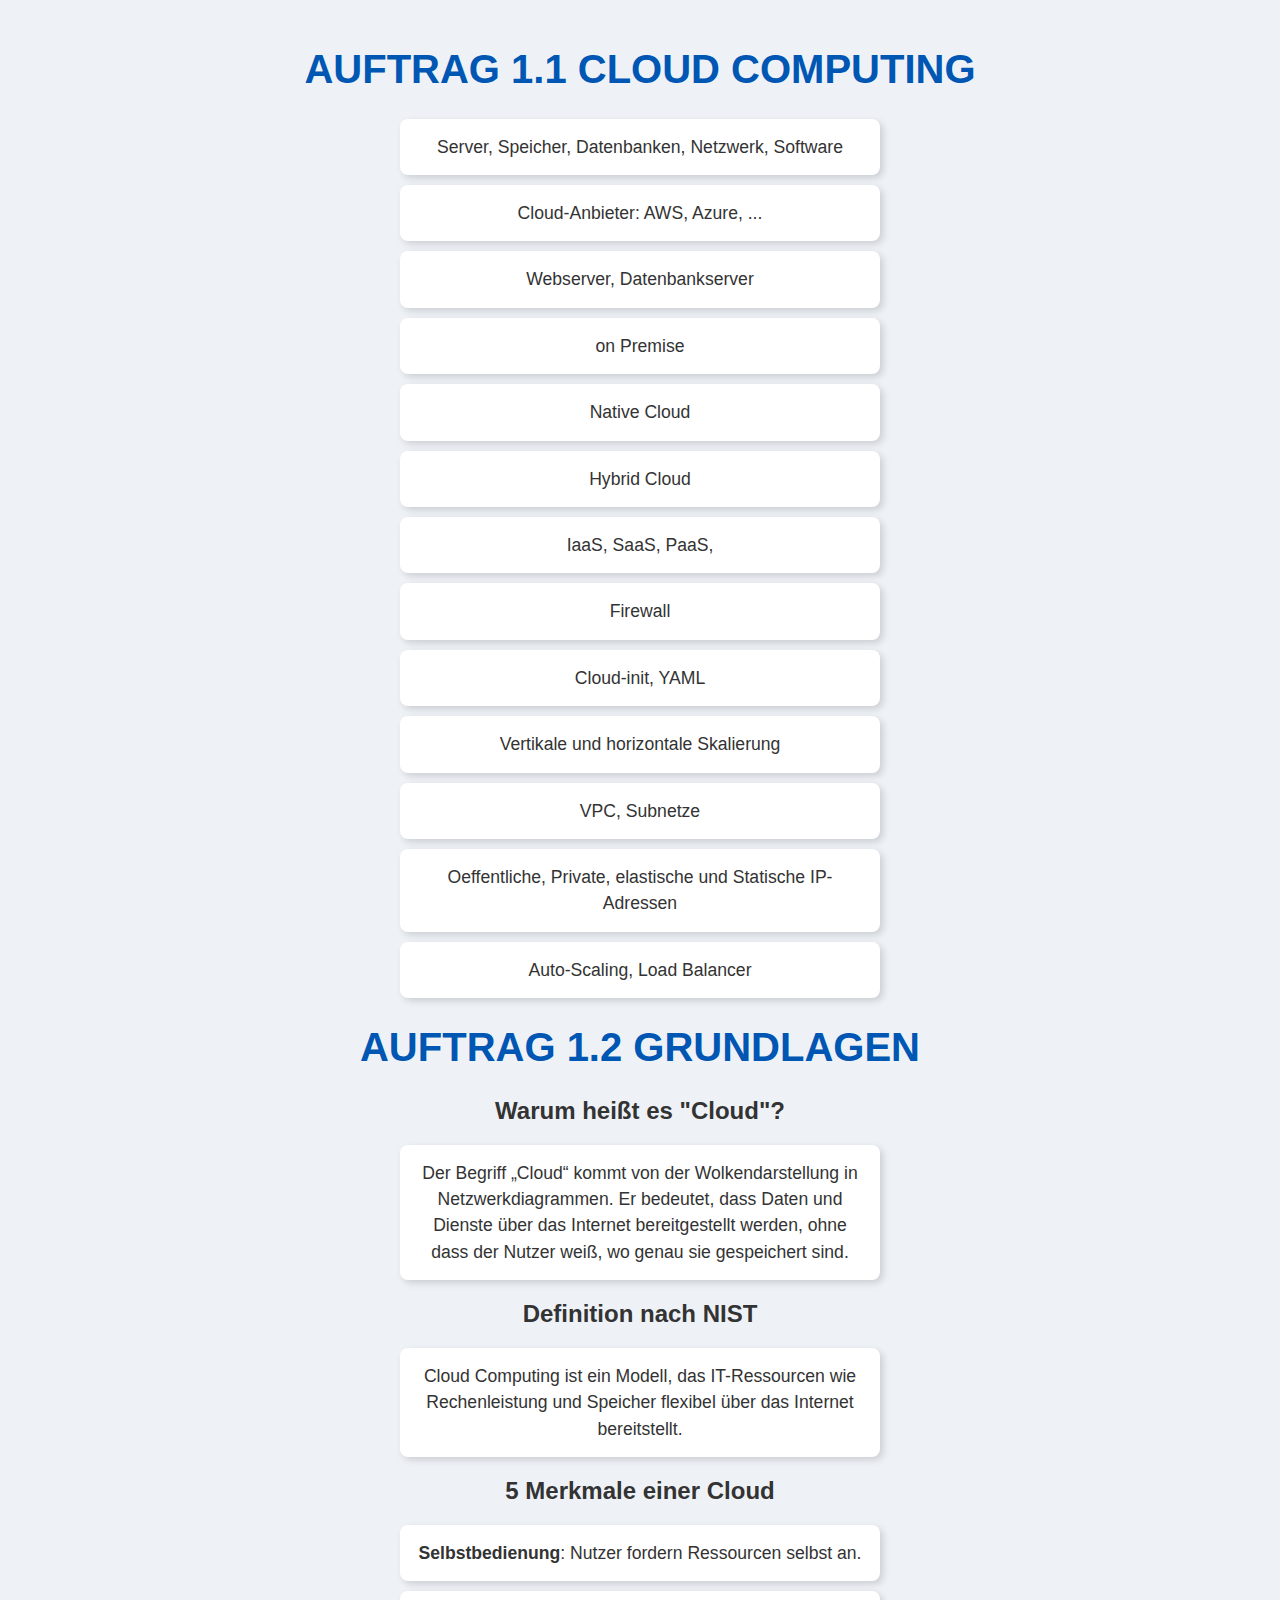
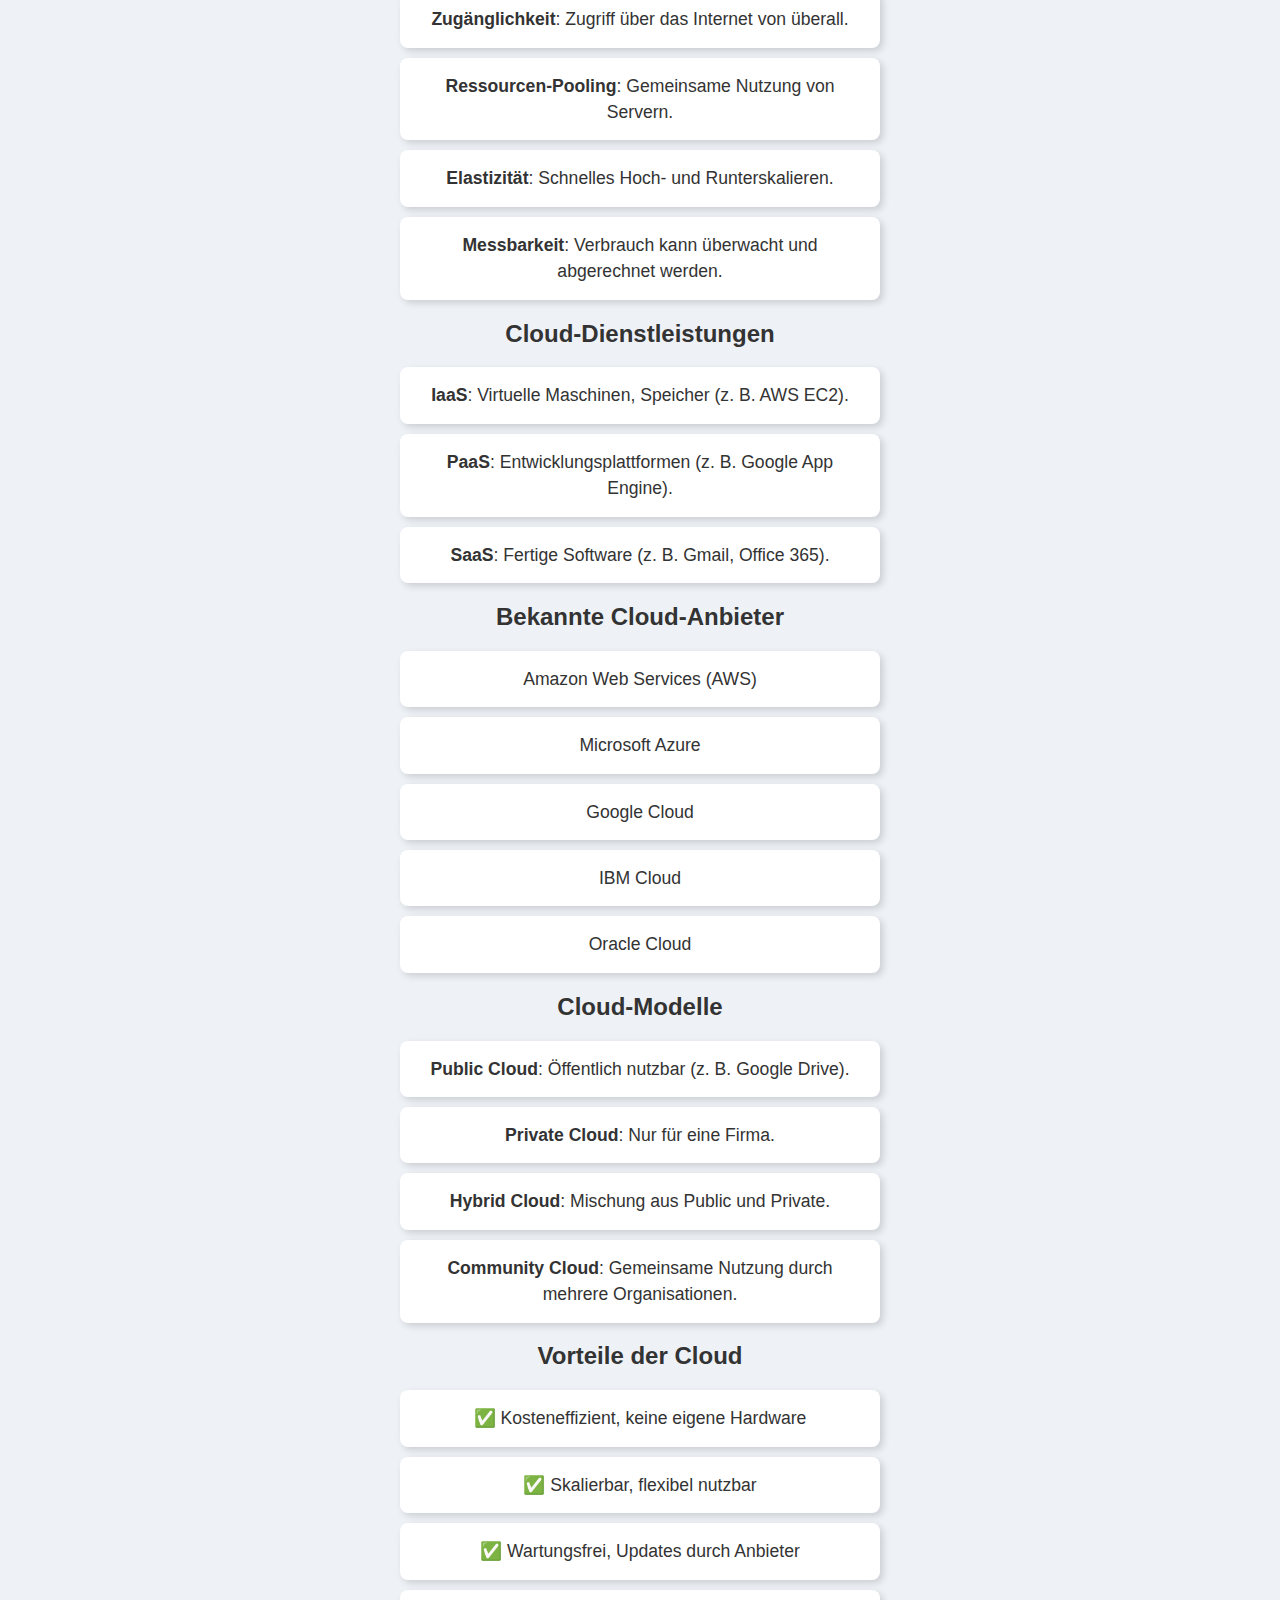
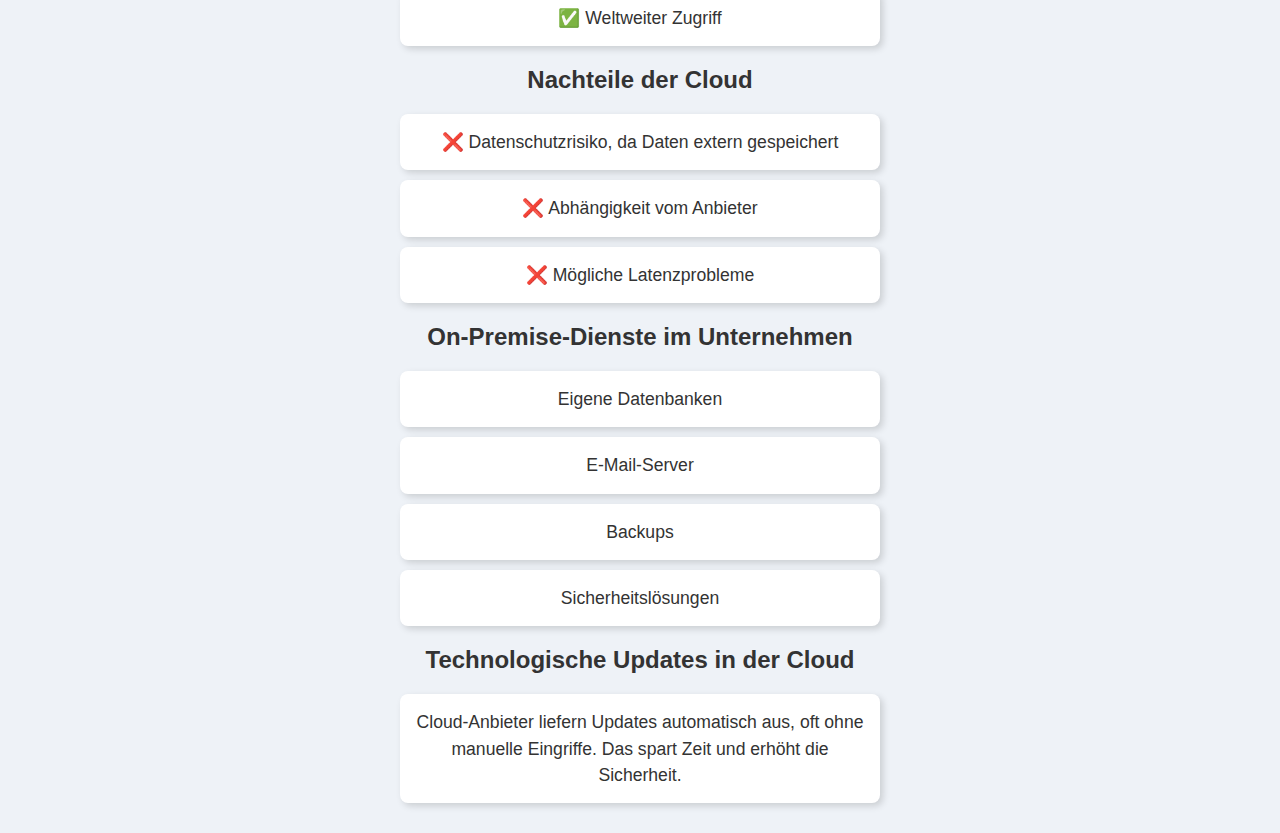
<file: Block 1/index.html>
<!DOCTYPE html>
<html lang="en">
  <head>
    <meta charset="UTF-8" />
    <meta name="viewport" content="width=device-width, initial-scale=1.0" />
    <title>Einfache HTML Seite erstellen und mit FTP</title>
    <style>
      body {
        font-family: Arial, sans-serif;
        background-color: #eef2f7;
        color: #333;
        margin: 0;
        padding: 20px;
        text-align: center;
      }
      h1 {
        color: #0056b3;
        font-size: 2.5em;
        text-transform: uppercase;
      }
      p {
        background: white;
        padding: 15px;
        margin: 10px auto;
        max-width: 450px;
        border-radius: 8px;
        box-shadow: 3px 3px 7px rgba(0, 0, 0, 0.15);
        font-size: 1.1em;
        line-height: 1.5;
      }
    </style>
  </head>
  <body>
    <h1>Auftrag 1.1 Cloud Computing</h1>
    <p>Server, Speicher, Datenbanken, Netzwerk, Software</p>
    <p>Cloud-Anbieter: AWS, Azure, ...</p>
    <p>Webserver, Datenbankserver</p>
    <p>on Premise</p>
    <p>Native Cloud</p>
    <p>Hybrid Cloud</p>
    <p>IaaS, SaaS, PaaS,</p>
    <p>Firewall</p>
    <p>Cloud-init, YAML</p>
    <p>Vertikale und horizontale Skalierung</p>
    <p>VPC, Subnetze</p>
    <p>Oeffentliche, Private, elastische und Statische IP-Adressen</p>
    <p>Auto-Scaling, Load Balancer</p>

    <h1>Auftrag 1.2 Grundlagen</h1>
    <h2>Warum heißt es "Cloud"?</h2>
    <p>
      Der Begriff „Cloud“ kommt von der Wolkendarstellung in Netzwerkdiagrammen.
      Er bedeutet, dass Daten und Dienste über das Internet bereitgestellt
      werden, ohne dass der Nutzer weiß, wo genau sie gespeichert sind.
    </p>

    <h2>Definition nach NIST</h2>
    <p>
      Cloud Computing ist ein Modell, das IT-Ressourcen wie Rechenleistung und
      Speicher flexibel über das Internet bereitstellt.
    </p>

    <h2>5 Merkmale einer Cloud</h2>
    <p>
      <strong>Selbstbedienung</strong>: Nutzer fordern Ressourcen selbst an.
    </p>
    <p>
      <strong>Zugänglichkeit</strong>: Zugriff über das Internet von überall.
    </p>
    <p><strong>Ressourcen-Pooling</strong>: Gemeinsame Nutzung von Servern.</p>
    <p><strong>Elastizität</strong>: Schnelles Hoch- und Runterskalieren.</p>
    <p>
      <strong>Messbarkeit</strong>: Verbrauch kann überwacht und abgerechnet
      werden.
    </p>

    <h2>Cloud-Dienstleistungen</h2>
    <p><strong>IaaS</strong>: Virtuelle Maschinen, Speicher (z. B. AWS EC2).</p>
    <p>
      <strong>PaaS</strong>: Entwicklungsplattformen (z. B. Google App Engine).
    </p>
    <p><strong>SaaS</strong>: Fertige Software (z. B. Gmail, Office 365).</p>

    <h2>Bekannte Cloud-Anbieter</h2>
    <p>Amazon Web Services (AWS)</p>
    <p>Microsoft Azure</p>
    <p>Google Cloud</p>
    <p>IBM Cloud</p>
    <p>Oracle Cloud</p>

    <h2>Cloud-Modelle</h2>
    <p>
      <strong>Public Cloud</strong>: Öffentlich nutzbar (z. B. Google Drive).
    </p>
    <p><strong>Private Cloud</strong>: Nur für eine Firma.</p>
    <p><strong>Hybrid Cloud</strong>: Mischung aus Public und Private.</p>
    <p>
      <strong>Community Cloud</strong>: Gemeinsame Nutzung durch mehrere
      Organisationen.
    </p>

    <h2>Vorteile der Cloud</h2>
    <p>✅ Kosteneffizient, keine eigene Hardware</p>
    <p>✅ Skalierbar, flexibel nutzbar</p>
    <p>✅ Wartungsfrei, Updates durch Anbieter</p>
    <p>✅ Weltweiter Zugriff</p>

    <h2>Nachteile der Cloud</h2>
    <p>❌ Datenschutzrisiko, da Daten extern gespeichert</p>
    <p>❌ Abhängigkeit vom Anbieter</p>
    <p>❌ Mögliche Latenzprobleme</p>

    <h2>On-Premise-Dienste im Unternehmen</h2>
    <p>Eigene Datenbanken</p>
    <p>E-Mail-Server</p>
    <p>Backups</p>
    <p>Sicherheitslösungen</p>

    <h2>Technologische Updates in der Cloud</h2>
    <p>
      Cloud-Anbieter liefern Updates automatisch aus, oft ohne manuelle
      Eingriffe. Das spart Zeit und erhöht die Sicherheit.
    </p>
  </body>
</html>
</file>
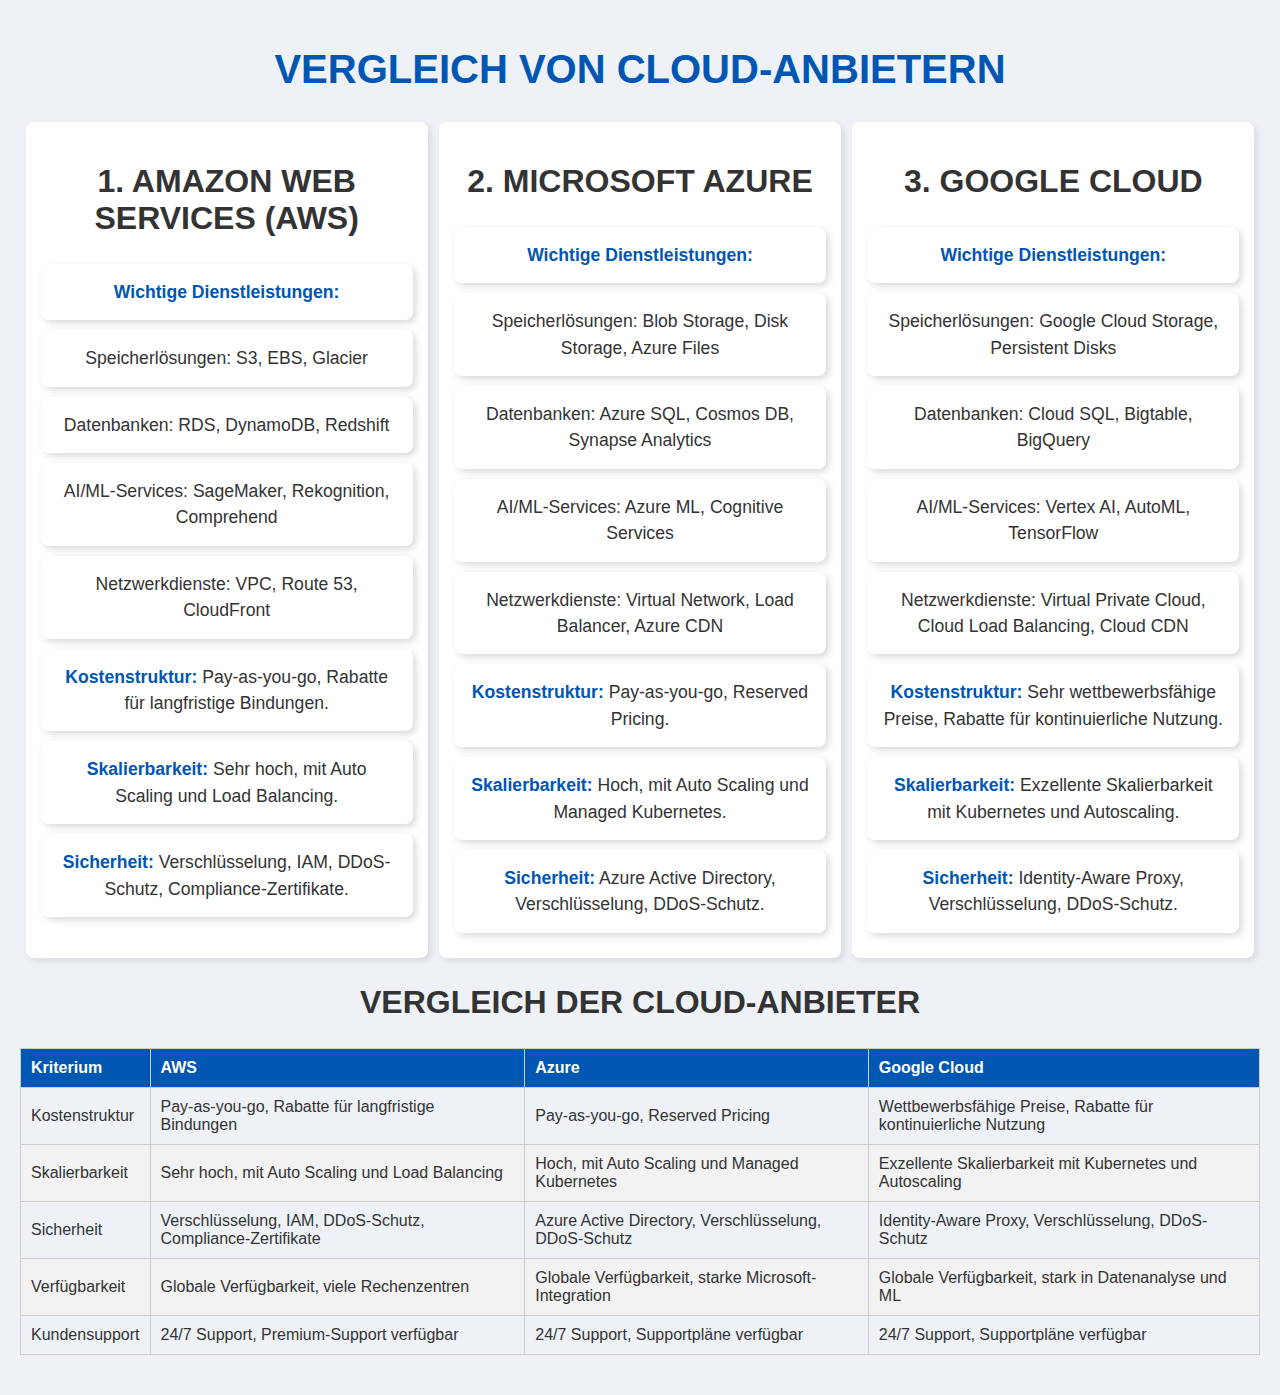
<file: Block 2/index.html>
<!DOCTYPE html>
<html lang="en">
  <head>
    <meta charset="UTF-8" />
    <meta name="viewport" content="width=device-width, initial-scale=1.0" />
    <title>Vergleich Cloud-Anbieter</title>
    <style>
      body {
        font-family: Arial, sans-serif;
        background-color: #eef2f7;
        color: #333;
        margin: 0;
        padding: 20px;
        text-align: center;
      }
      h1 {
        color: #0056b3;
        font-size: 2.5em;
        text-transform: uppercase;
      }
      h2 {
        color: #333;
        font-size: 2em;
        text-transform: uppercase;
      }
      p {
        background: white;
        padding: 15px;
        margin: 10px auto;
        max-width: 650px;
        border-radius: 8px;
        box-shadow: 3px 3px 7px rgba(0, 0, 0, 0.15);
        font-size: 1.1em;
        line-height: 1.5;
      }
      strong {
        color: #0056b3;
      }
      .comparison-container {
        display: flex;
        justify-content: space-around;
        margin-top: 30px;
      }
      .comparison-box {
        background-color: white;
        width: 30%;
        padding: 15px;
        border-radius: 8px;
        box-shadow: 3px 3px 7px rgba(0, 0, 0, 0.1);
      }
      table {
        width: 100%;
        margin: 20px auto;
        border-collapse: collapse;
      }
      th,
      td {
        border: 1px solid #ccc;
        padding: 10px;
        text-align: left;
      }
      th {
        background-color: #0056b3;
        color: white;
      }
      tr:nth-child(even) {
        background-color: #f2f2f2;
      }
    </style>
  </head>
  <body>
    <h1>Vergleich von Cloud-Anbietern</h1>

    <div class="comparison-container">
      <div class="comparison-box">
        <h2>1. Amazon Web Services (AWS)</h2>
        <p><strong>Wichtige Dienstleistungen:</strong></p>
        <p>Speicherlösungen: S3, EBS, Glacier</p>
        <p>Datenbanken: RDS, DynamoDB, Redshift</p>
        <p>AI/ML-Services: SageMaker, Rekognition, Comprehend</p>
        <p>Netzwerkdienste: VPC, Route 53, CloudFront</p>
        <p>
          <strong>Kostenstruktur:</strong> Pay-as-you-go, Rabatte für
          langfristige Bindungen.
        </p>
        <p>
          <strong>Skalierbarkeit:</strong> Sehr hoch, mit Auto Scaling und Load
          Balancing.
        </p>
        <p>
          <strong>Sicherheit:</strong> Verschlüsselung, IAM, DDoS-Schutz,
          Compliance-Zertifikate.
        </p>
      </div>
      <div class="comparison-box">
        <h2>2. Microsoft Azure</h2>
        <p><strong>Wichtige Dienstleistungen:</strong></p>
        <p>Speicherlösungen: Blob Storage, Disk Storage, Azure Files</p>
        <p>Datenbanken: Azure SQL, Cosmos DB, Synapse Analytics</p>
        <p>AI/ML-Services: Azure ML, Cognitive Services</p>
        <p>Netzwerkdienste: Virtual Network, Load Balancer, Azure CDN</p>
        <p><strong>Kostenstruktur:</strong> Pay-as-you-go, Reserved Pricing.</p>
        <p>
          <strong>Skalierbarkeit:</strong> Hoch, mit Auto Scaling und Managed
          Kubernetes.
        </p>
        <p>
          <strong>Sicherheit:</strong> Azure Active Directory, Verschlüsselung,
          DDoS-Schutz.
        </p>
      </div>
      <div class="comparison-box">
        <h2>3. Google Cloud</h2>
        <p><strong>Wichtige Dienstleistungen:</strong></p>
        <p>Speicherlösungen: Google Cloud Storage, Persistent Disks</p>
        <p>Datenbanken: Cloud SQL, Bigtable, BigQuery</p>
        <p>AI/ML-Services: Vertex AI, AutoML, TensorFlow</p>
        <p>
          Netzwerkdienste: Virtual Private Cloud, Cloud Load Balancing, Cloud
          CDN
        </p>
        <p>
          <strong>Kostenstruktur:</strong> Sehr wettbewerbsfähige Preise,
          Rabatte für kontinuierliche Nutzung.
        </p>
        <p>
          <strong>Skalierbarkeit:</strong> Exzellente Skalierbarkeit mit
          Kubernetes und Autoscaling.
        </p>
        <p>
          <strong>Sicherheit:</strong> Identity-Aware Proxy, Verschlüsselung,
          DDoS-Schutz.
        </p>
      </div>
    </div>

    <h2>Vergleich der Cloud-Anbieter</h2>
    <table>
      <thead>
        <tr>
          <th>Kriterium</th>
          <th>AWS</th>
          <th>Azure</th>
          <th>Google Cloud</th>
        </tr>
      </thead>
      <tbody>
        <tr>
          <td>Kostenstruktur</td>
          <td>Pay-as-you-go, Rabatte für langfristige Bindungen</td>
          <td>Pay-as-you-go, Reserved Pricing</td>
          <td>Wettbewerbsfähige Preise, Rabatte für kontinuierliche Nutzung</td>
        </tr>
        <tr>
          <td>Skalierbarkeit</td>
          <td>Sehr hoch, mit Auto Scaling und Load Balancing</td>
          <td>Hoch, mit Auto Scaling und Managed Kubernetes</td>
          <td>Exzellente Skalierbarkeit mit Kubernetes und Autoscaling</td>
        </tr>
        <tr>
          <td>Sicherheit</td>
          <td>Verschlüsselung, IAM, DDoS-Schutz, Compliance-Zertifikate</td>
          <td>Azure Active Directory, Verschlüsselung, DDoS-Schutz</td>
          <td>Identity-Aware Proxy, Verschlüsselung, DDoS-Schutz</td>
        </tr>
        <tr>
          <td>Verfügbarkeit</td>
          <td>Globale Verfügbarkeit, viele Rechenzentren</td>
          <td>Globale Verfügbarkeit, starke Microsoft-Integration</td>
          <td>Globale Verfügbarkeit, stark in Datenanalyse und ML</td>
        </tr>
        <tr>
          <td>Kundensupport</td>
          <td>24/7 Support, Premium-Support verfügbar</td>
          <td>24/7 Support, Supportpläne verfügbar</td>
          <td>24/7 Support, Supportpläne verfügbar</td>
        </tr>
      </tbody>
    </table>
  </body>
</html>
</file>
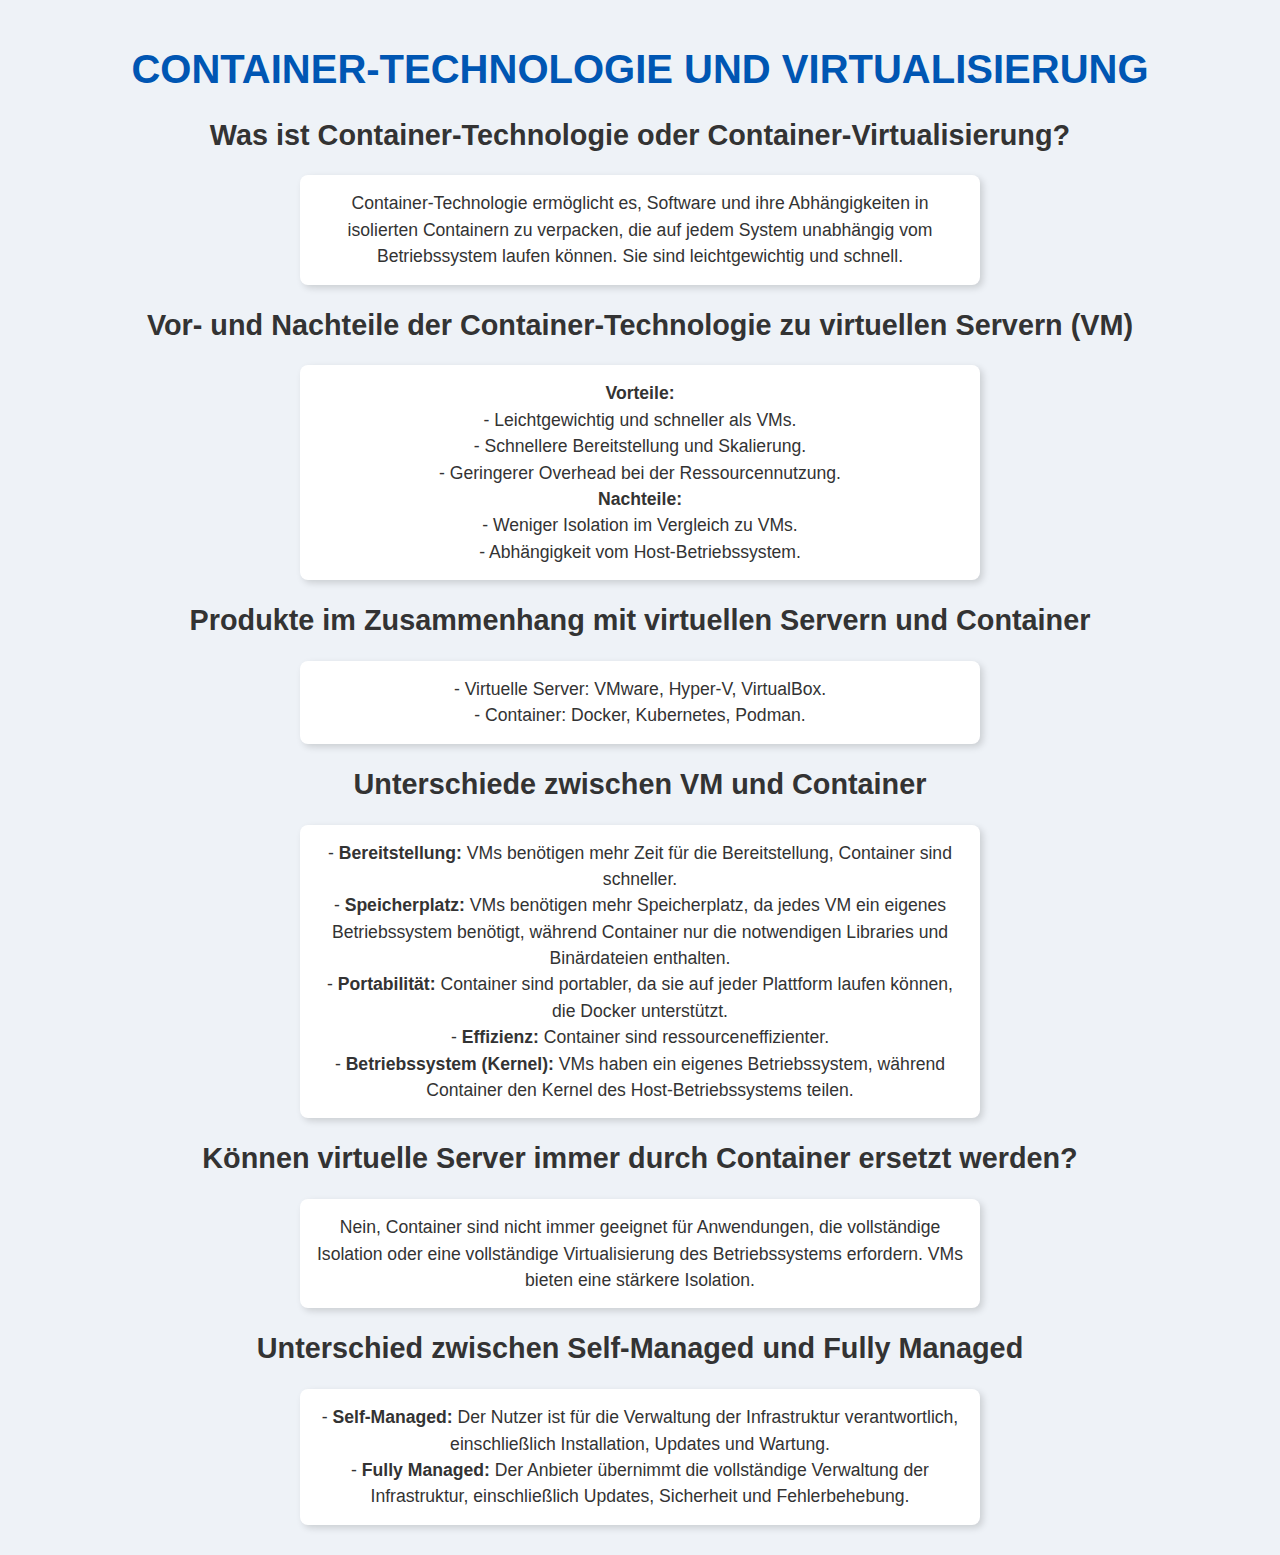
<file: Block 3/index.html>
<!DOCTYPE html>
<html lang="de">
  <head>
    <meta charset="UTF-8" />
    <meta name="viewport" content="width=device-width, initial-scale=1.0" />
    <title>Container-Technologie und Virtualisierung</title>
    <style>
      body {
        font-family: Arial, sans-serif;
        background-color: #eef2f7;
        color: #333;
        margin: 0;
        padding: 20px;
        text-align: center;
      }
      h1 {
        color: #0056b3;
        font-size: 2.5em;
        text-transform: uppercase;
      }
      h2 {
        color: #333;
        font-size: 1.8em;
      }
      p {
        background: white;
        padding: 15px;
        margin: 10px auto;
        max-width: 650px;
        border-radius: 8px;
        box-shadow: 3px 3px 7px rgba(0, 0, 0, 0.15);
        font-size: 1.1em;
        line-height: 1.5;
      }
    </style>
  </head>
  <body>
    <h1>Container-Technologie und Virtualisierung</h1>
    <h2>Was ist Container-Technologie oder Container-Virtualisierung?</h2>
    <p>
      Container-Technologie ermöglicht es, Software und ihre Abhängigkeiten in
      isolierten Containern zu verpacken, die auf jedem System unabhängig vom
      Betriebssystem laufen können. Sie sind leichtgewichtig und schnell.
    </p>

    <h2>
      Vor- und Nachteile der Container-Technologie zu virtuellen Servern (VM)
    </h2>
    <p>
      <strong>Vorteile:</strong><br />
      - Leichtgewichtig und schneller als VMs.<br />
      - Schnellere Bereitstellung und Skalierung.<br />
      - Geringerer Overhead bei der Ressourcennutzung.<br />
      <strong>Nachteile:</strong><br />
      - Weniger Isolation im Vergleich zu VMs.<br />
      - Abhängigkeit vom Host-Betriebssystem.
    </p>

    <h2>Produkte im Zusammenhang mit virtuellen Servern und Container</h2>
    <p>
      - Virtuelle Server: VMware, Hyper-V, VirtualBox.<br />
      - Container: Docker, Kubernetes, Podman.
    </p>

    <h2>Unterschiede zwischen VM und Container</h2>
    <p>
      - <strong>Bereitstellung:</strong> VMs benötigen mehr Zeit für die
      Bereitstellung, Container sind schneller.<br />
      - <strong>Speicherplatz:</strong> VMs benötigen mehr Speicherplatz, da
      jedes VM ein eigenes Betriebssystem benötigt, während Container nur die
      notwendigen Libraries und Binärdateien enthalten.<br />
      - <strong>Portabilität:</strong> Container sind portabler, da sie auf
      jeder Plattform laufen können, die Docker unterstützt.<br />
      - <strong>Effizienz:</strong> Container sind ressourceneffizienter.<br />
      - <strong>Betriebssystem (Kernel):</strong> VMs haben ein eigenes
      Betriebssystem, während Container den Kernel des Host-Betriebssystems
      teilen.
    </p>

    <h2>Können virtuelle Server immer durch Container ersetzt werden?</h2>
    <p>
      Nein, Container sind nicht immer geeignet für Anwendungen, die
      vollständige Isolation oder eine vollständige Virtualisierung des
      Betriebssystems erfordern. VMs bieten eine stärkere Isolation.
    </p>

    <h2>Unterschied zwischen Self-Managed und Fully Managed</h2>
    <p>
      - <strong>Self-Managed:</strong> Der Nutzer ist für die Verwaltung der
      Infrastruktur verantwortlich, einschließlich Installation, Updates und
      Wartung.<br />
      - <strong>Fully Managed:</strong> Der Anbieter übernimmt die vollständige
      Verwaltung der Infrastruktur, einschließlich Updates, Sicherheit und
      Fehlerbehebung.
    </p>
  </body>
</html>
</file>
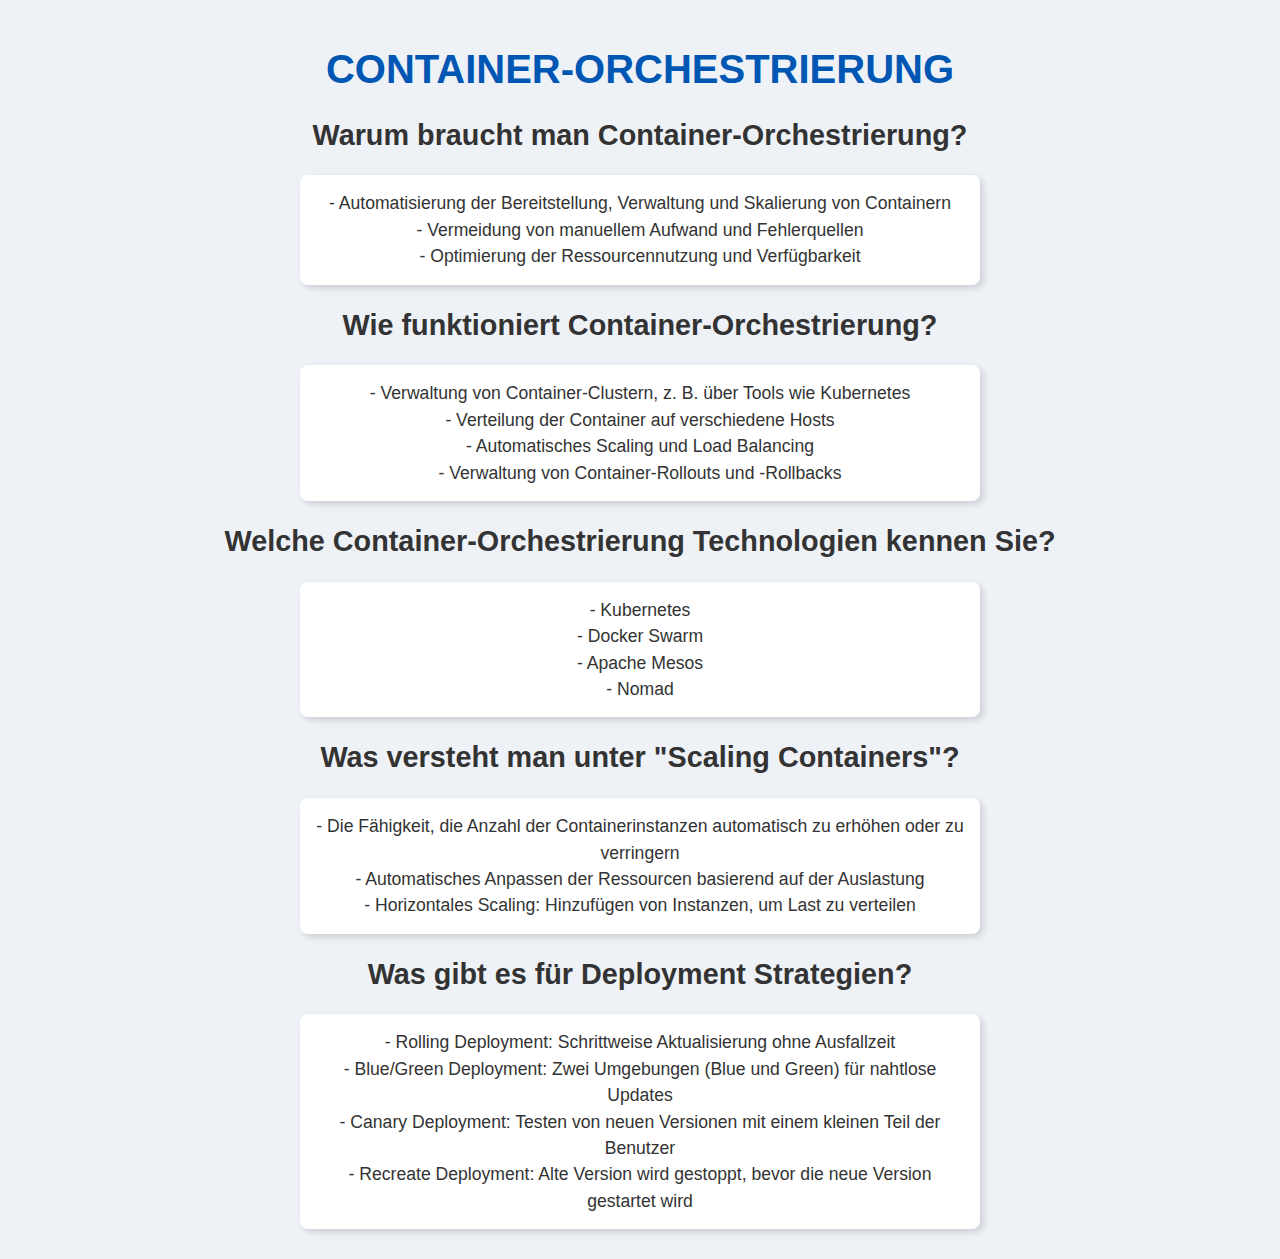
<file: Block 4/index.html>
<!DOCTYPE html>
<html lang="de">
  <head>
    <meta charset="UTF-8" />
    <meta name="viewport" content="width=device-width, initial-scale=1.0" />
    <title>Container-Orchestrierung</title>
    <link rel="stylesheet" type="text/css" href="../styles.css" />
  </head>
  <body>
    <h1>Container-Orchestrierung</h1>

    <h2>Warum braucht man Container-Orchestrierung?</h2>
    <p>
      - Automatisierung der Bereitstellung, Verwaltung und Skalierung von
      Containern<br />
      - Vermeidung von manuellem Aufwand und Fehlerquellen<br />
      - Optimierung der Ressourcennutzung und Verfügbarkeit
    </p>

    <h2>Wie funktioniert Container-Orchestrierung?</h2>
    <p>
      - Verwaltung von Container-Clustern, z. B. über Tools wie Kubernetes<br />
      - Verteilung der Container auf verschiedene Hosts<br />
      - Automatisches Scaling und Load Balancing<br />
      - Verwaltung von Container-Rollouts und -Rollbacks
    </p>

    <h2>Welche Container-Orchestrierung Technologien kennen Sie?</h2>
    <p>
      - Kubernetes<br />
      - Docker Swarm<br />
      - Apache Mesos<br />
      - Nomad
    </p>

    <h2>Was versteht man unter "Scaling Containers"?</h2>
    <p>
      - Die Fähigkeit, die Anzahl der Containerinstanzen automatisch zu erhöhen
      oder zu verringern<br />
      - Automatisches Anpassen der Ressourcen basierend auf der Auslastung<br />
      - Horizontales Scaling: Hinzufügen von Instanzen, um Last zu verteilen
    </p>

    <h2>Was gibt es für Deployment Strategien?</h2>
    <p>
      - Rolling Deployment: Schrittweise Aktualisierung ohne Ausfallzeit<br />
      - Blue/Green Deployment: Zwei Umgebungen (Blue und Green) für nahtlose
      Updates<br />
      - Canary Deployment: Testen von neuen Versionen mit einem kleinen Teil der
      Benutzer<br />
      - Recreate Deployment: Alte Version wird gestoppt, bevor die neue Version
      gestartet wird
    </p>
  </body>
</html>
</file>
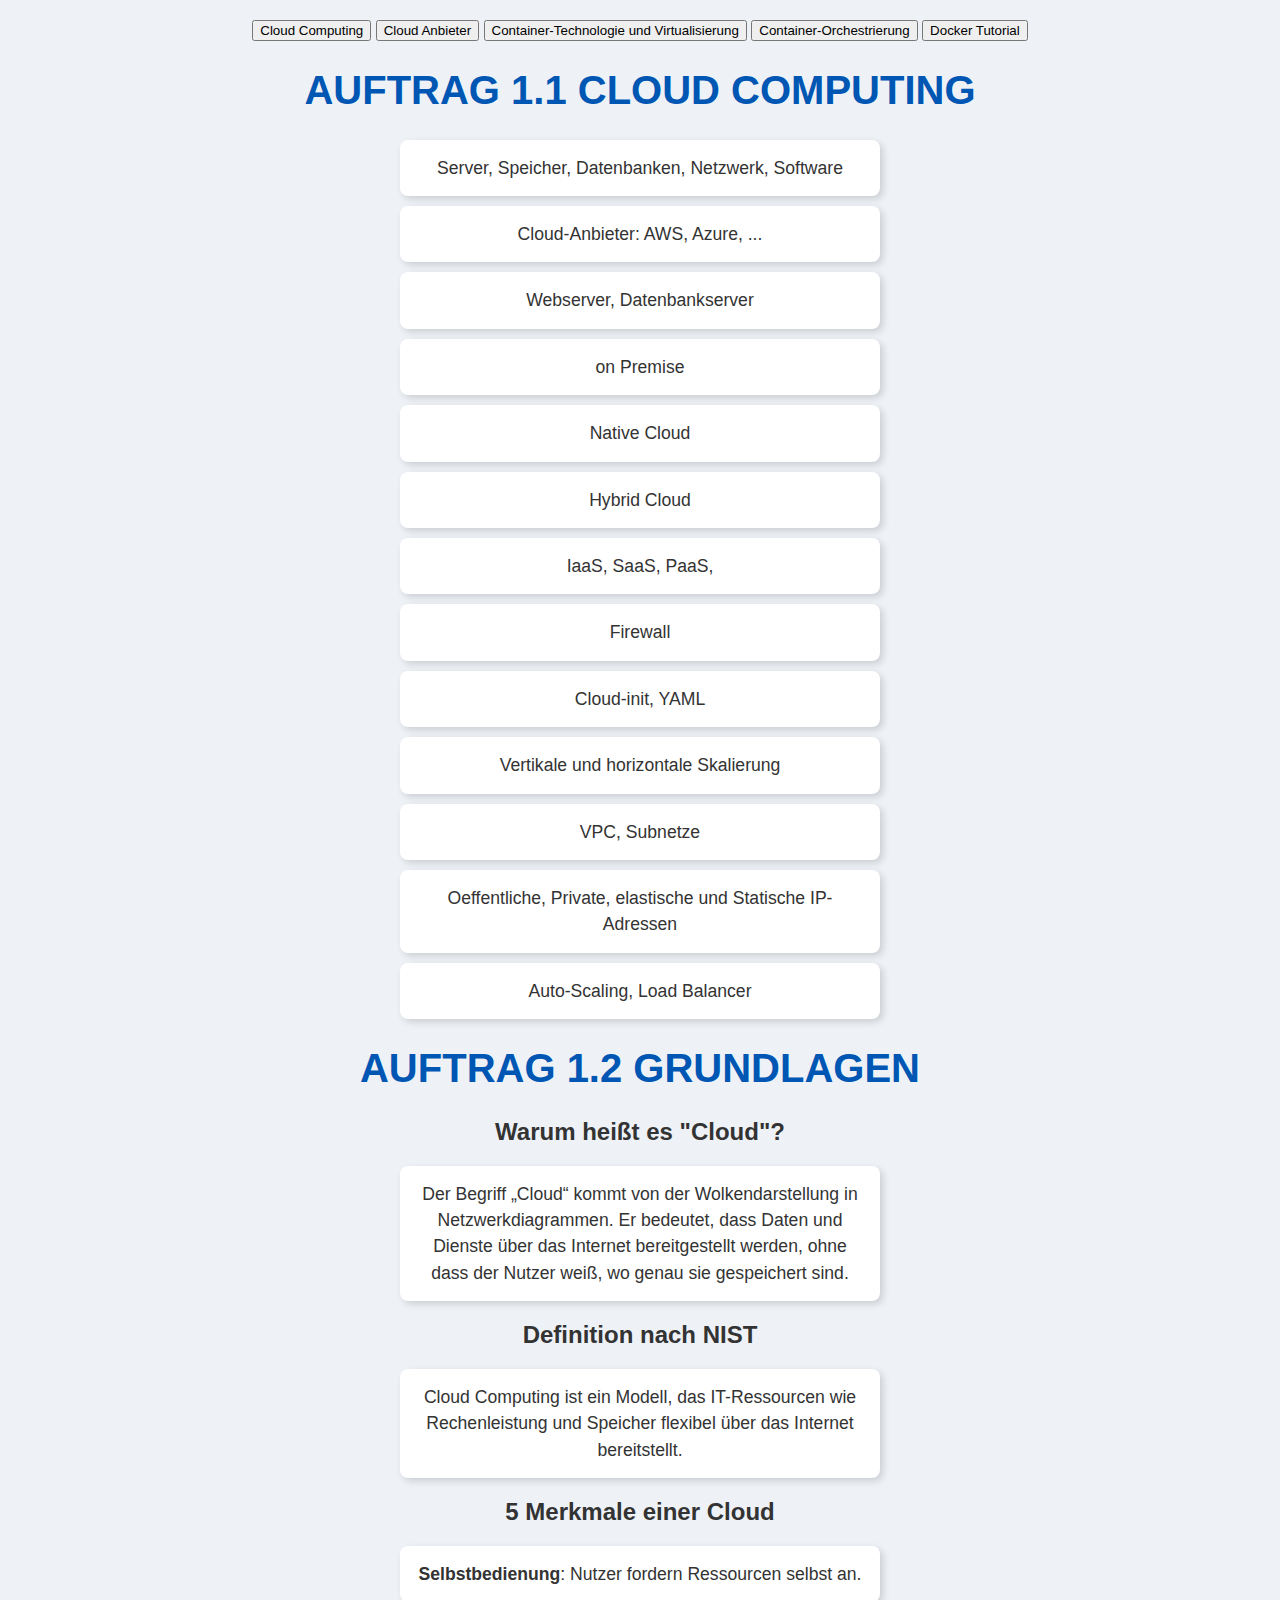
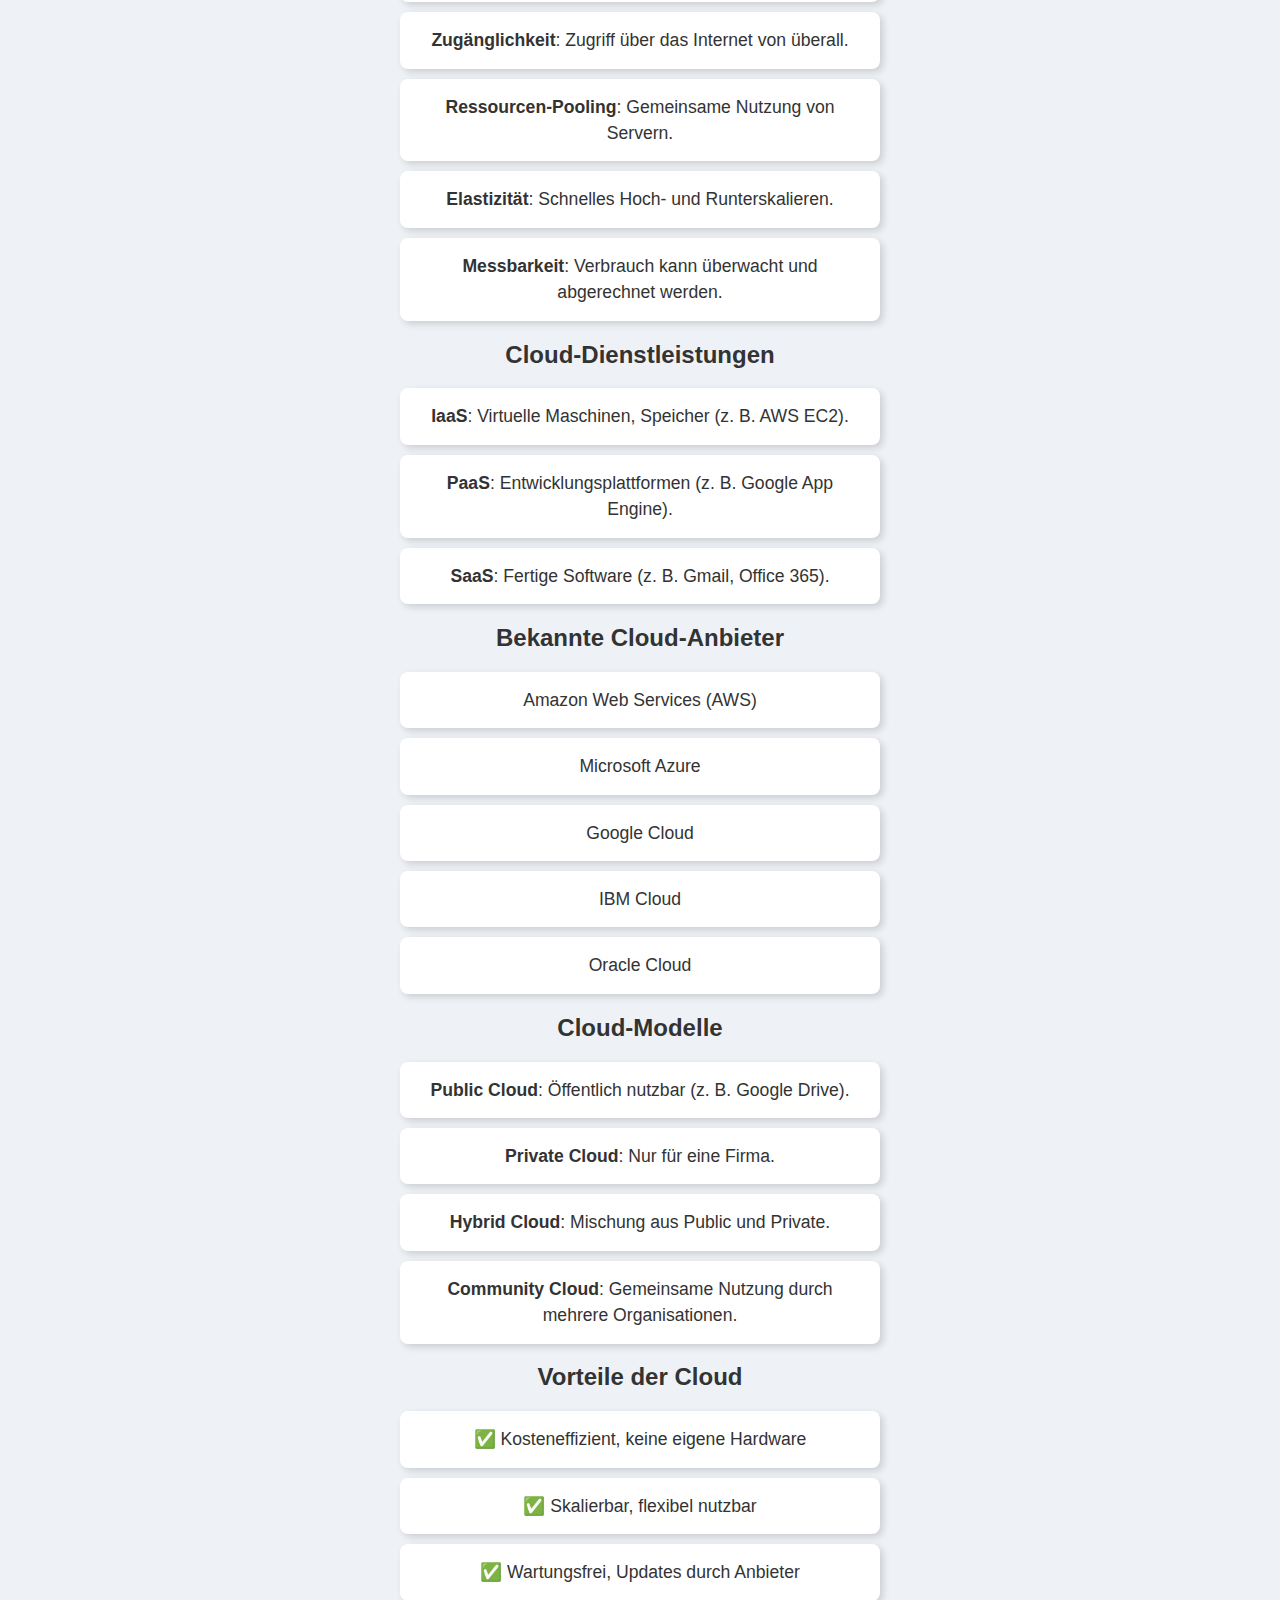
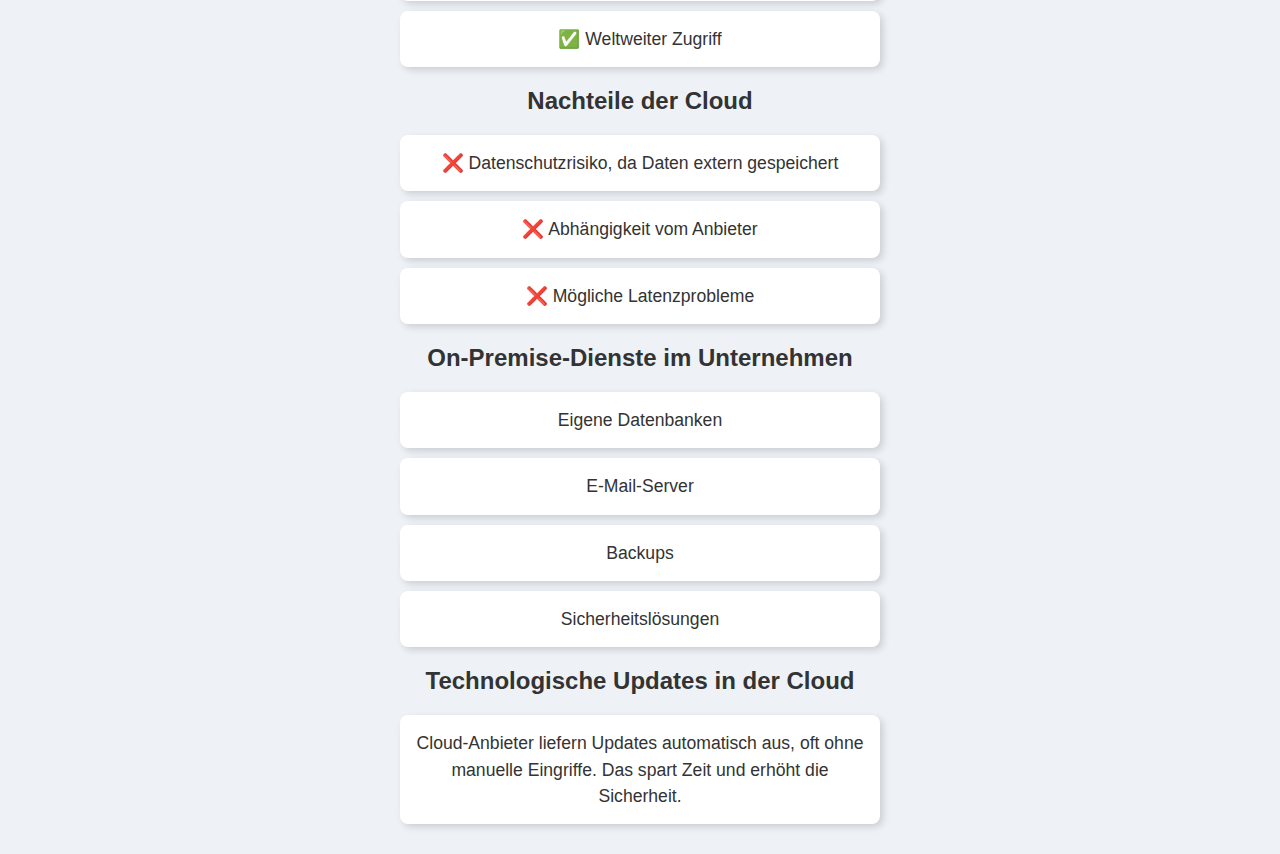
<file: Theorie-Notizen/index.html>
<!DOCTYPE html>
<html lang="en">
  <head>
    <meta charset="UTF-8" />
    <meta name="viewport" content="width=device-width, initial-scale=1.0" />
    <title>Einfache HTML Seite erstellen und mit FTP</title>
    <style>
      body {
        font-family: Arial, sans-serif;
        background-color: #eef2f7;
        color: #333;
        margin: 0;
        padding: 20px;
        text-align: center;
      }
      h1 {
        color: #0056b3;
        font-size: 2.5em;
        text-transform: uppercase;
      }
      p {
        background: white;
        padding: 15px;
        margin: 10px auto;
        max-width: 450px;
        border-radius: 8px;
        box-shadow: 3px 3px 7px rgba(0, 0, 0, 0.15);
        font-size: 1.1em;
        line-height: 1.5;
      }
    </style>
  </head>
  <header>
    <a href="index.html"><button>Cloud Computing</button></a>
    <a href="index copy.html"><button>Cloud Anbieter</button></a>
    <a href="index copy 2.html"
      ><button>Container-Technologie und Virtualisierung</button></a
    >
    <a href="index copy 3.html"><button>Container-Orchestrierung</button></a>
    <a href="docker_tutorial.html"><button>Docker Tutorial</button></a>
  </header>
  <body>
    <h1>Auftrag 1.1 Cloud Computing</h1>
    <p>Server, Speicher, Datenbanken, Netzwerk, Software</p>
    <p>Cloud-Anbieter: AWS, Azure, ...</p>
    <p>Webserver, Datenbankserver</p>
    <p>on Premise</p>
    <p>Native Cloud</p>
    <p>Hybrid Cloud</p>
    <p>IaaS, SaaS, PaaS,</p>
    <p>Firewall</p>
    <p>Cloud-init, YAML</p>
    <p>Vertikale und horizontale Skalierung</p>
    <p>VPC, Subnetze</p>
    <p>Oeffentliche, Private, elastische und Statische IP-Adressen</p>
    <p>Auto-Scaling, Load Balancer</p>

    <h1>Auftrag 1.2 Grundlagen</h1>
    <h2>Warum heißt es "Cloud"?</h2>
    <p>
      Der Begriff „Cloud“ kommt von der Wolkendarstellung in Netzwerkdiagrammen.
      Er bedeutet, dass Daten und Dienste über das Internet bereitgestellt
      werden, ohne dass der Nutzer weiß, wo genau sie gespeichert sind.
    </p>

    <h2>Definition nach NIST</h2>
    <p>
      Cloud Computing ist ein Modell, das IT-Ressourcen wie Rechenleistung und
      Speicher flexibel über das Internet bereitstellt.
    </p>

    <h2>5 Merkmale einer Cloud</h2>
    <p>
      <strong>Selbstbedienung</strong>: Nutzer fordern Ressourcen selbst an.
    </p>
    <p>
      <strong>Zugänglichkeit</strong>: Zugriff über das Internet von überall.
    </p>
    <p><strong>Ressourcen-Pooling</strong>: Gemeinsame Nutzung von Servern.</p>
    <p><strong>Elastizität</strong>: Schnelles Hoch- und Runterskalieren.</p>
    <p>
      <strong>Messbarkeit</strong>: Verbrauch kann überwacht und abgerechnet
      werden.
    </p>

    <h2>Cloud-Dienstleistungen</h2>
    <p><strong>IaaS</strong>: Virtuelle Maschinen, Speicher (z. B. AWS EC2).</p>
    <p>
      <strong>PaaS</strong>: Entwicklungsplattformen (z. B. Google App Engine).
    </p>
    <p><strong>SaaS</strong>: Fertige Software (z. B. Gmail, Office 365).</p>

    <h2>Bekannte Cloud-Anbieter</h2>
    <p>Amazon Web Services (AWS)</p>
    <p>Microsoft Azure</p>
    <p>Google Cloud</p>
    <p>IBM Cloud</p>
    <p>Oracle Cloud</p>

    <h2>Cloud-Modelle</h2>
    <p>
      <strong>Public Cloud</strong>: Öffentlich nutzbar (z. B. Google Drive).
    </p>
    <p><strong>Private Cloud</strong>: Nur für eine Firma.</p>
    <p><strong>Hybrid Cloud</strong>: Mischung aus Public und Private.</p>
    <p>
      <strong>Community Cloud</strong>: Gemeinsame Nutzung durch mehrere
      Organisationen.
    </p>

    <h2>Vorteile der Cloud</h2>
    <p>✅ Kosteneffizient, keine eigene Hardware</p>
    <p>✅ Skalierbar, flexibel nutzbar</p>
    <p>✅ Wartungsfrei, Updates durch Anbieter</p>
    <p>✅ Weltweiter Zugriff</p>

    <h2>Nachteile der Cloud</h2>
    <p>❌ Datenschutzrisiko, da Daten extern gespeichert</p>
    <p>❌ Abhängigkeit vom Anbieter</p>
    <p>❌ Mögliche Latenzprobleme</p>

    <h2>On-Premise-Dienste im Unternehmen</h2>
    <p>Eigene Datenbanken</p>
    <p>E-Mail-Server</p>
    <p>Backups</p>
    <p>Sicherheitslösungen</p>

    <h2>Technologische Updates in der Cloud</h2>
    <p>
      Cloud-Anbieter liefern Updates automatisch aus, oft ohne manuelle
      Eingriffe. Das spart Zeit und erhöht die Sicherheit.
    </p>
  </body>
</html>
</file>
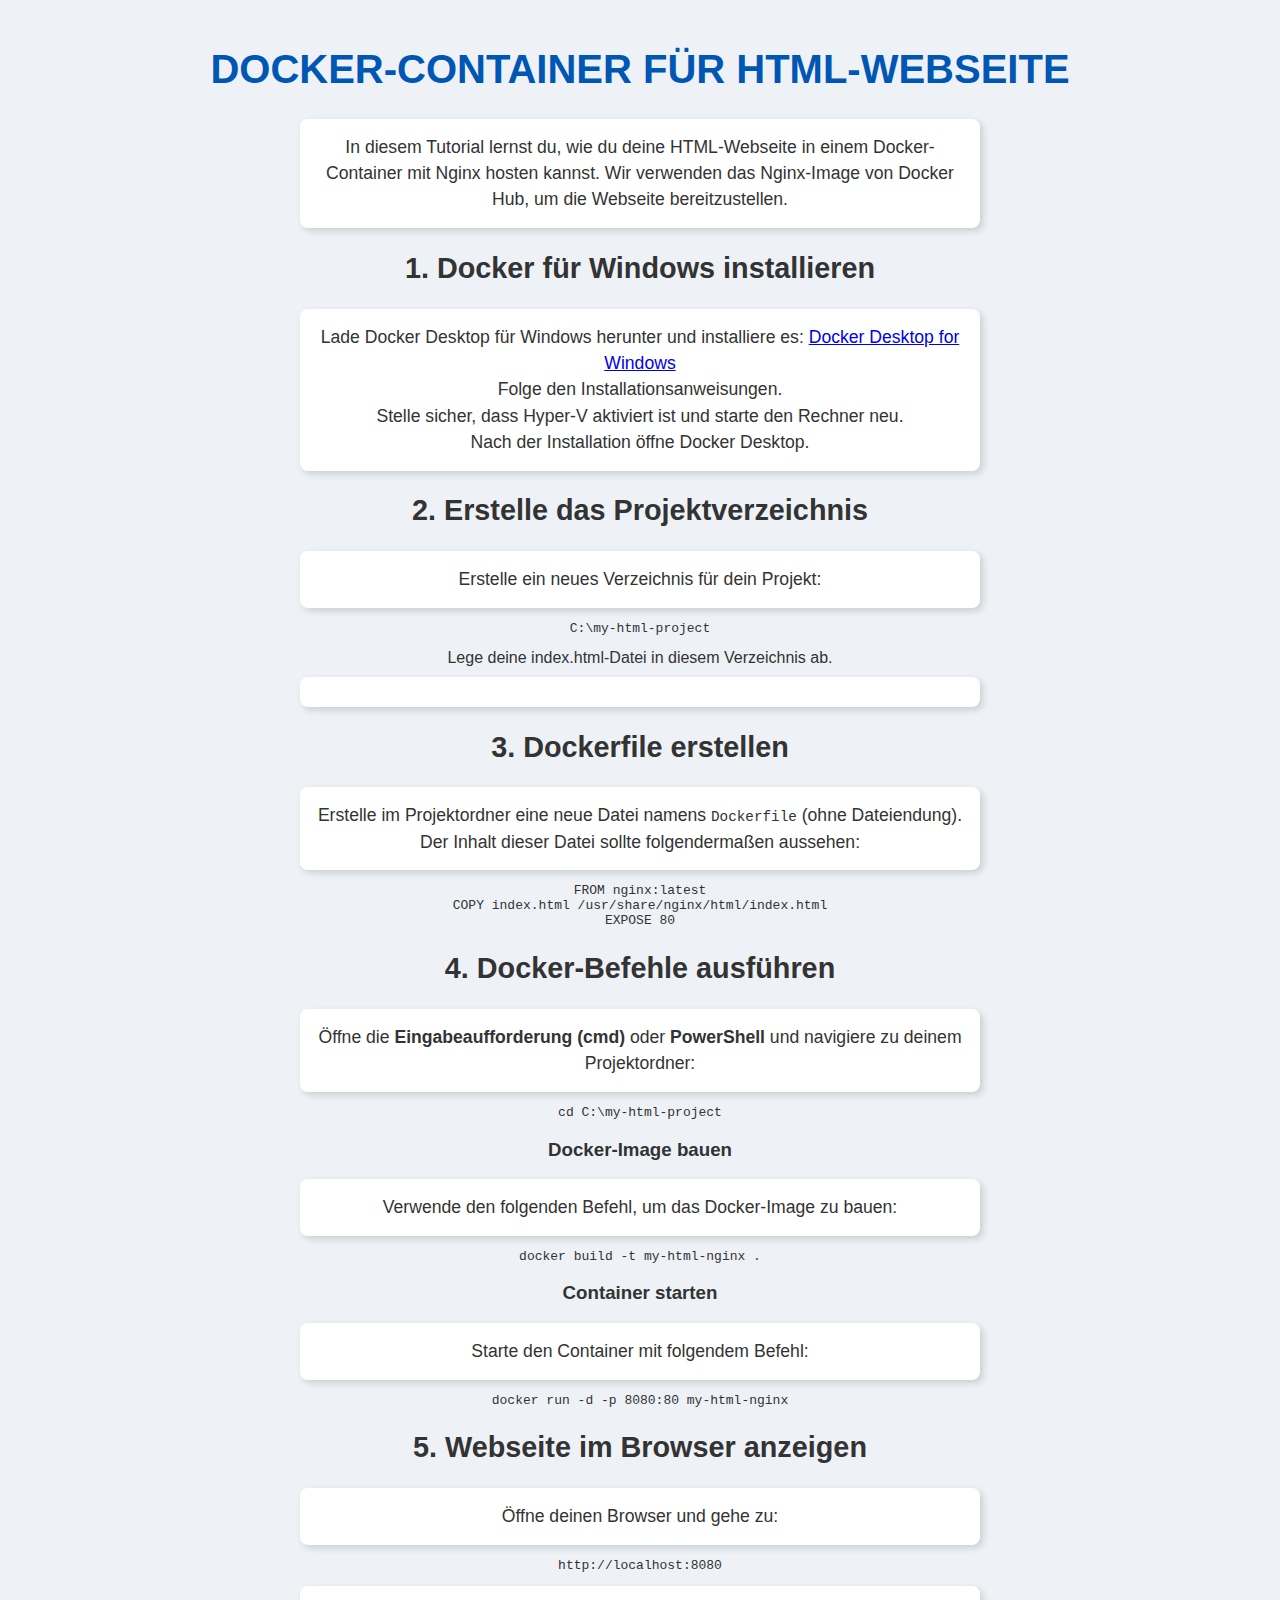
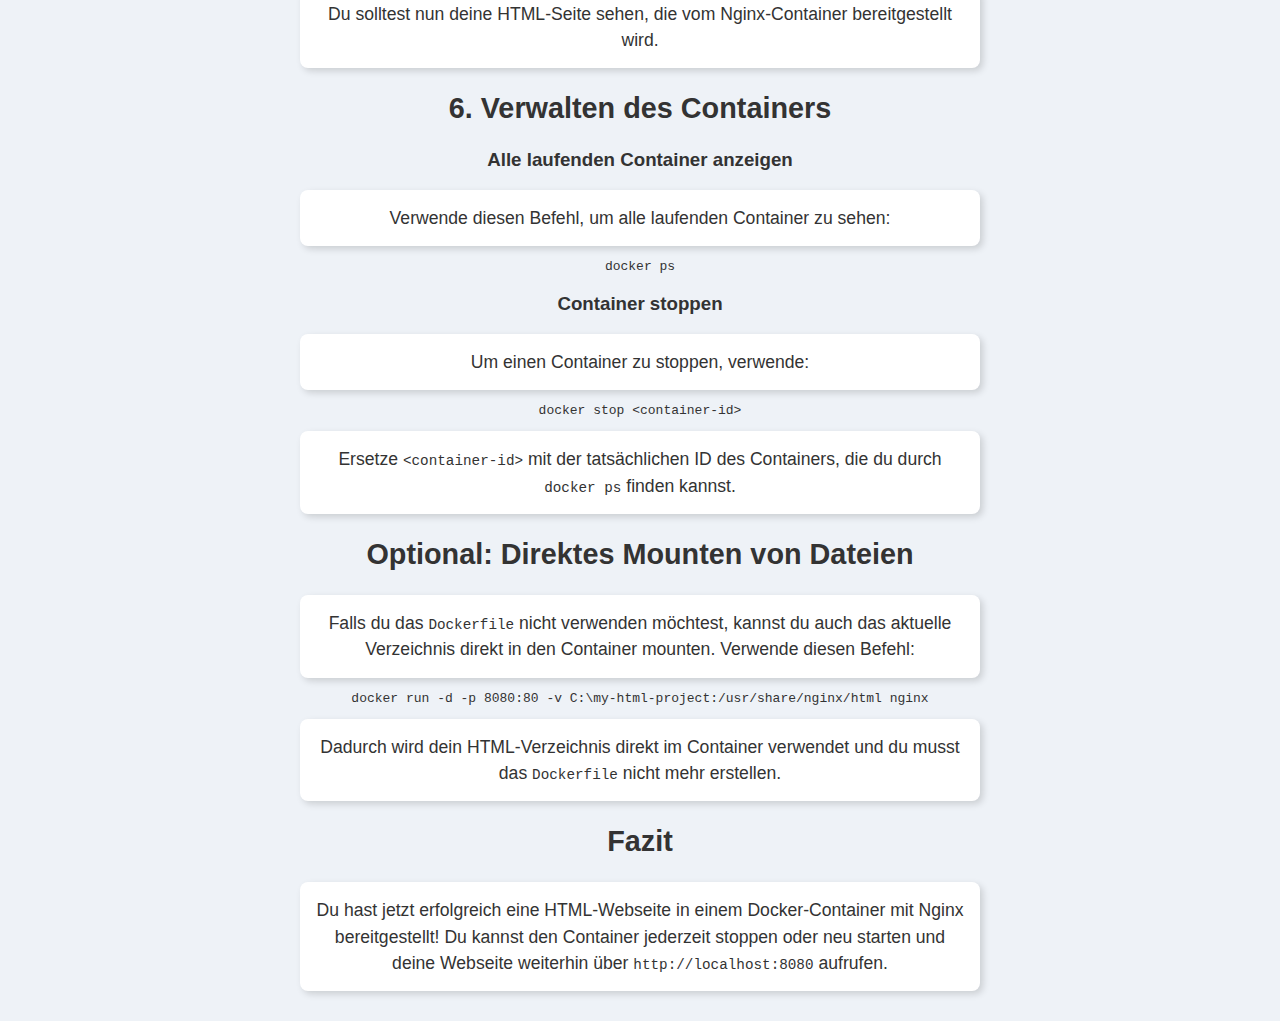
<file: Block 3/docker_tutorial.html>
<!DOCTYPE html>
<html lang="de">
  <head>
    <meta charset="UTF-8" />
    <meta name="viewport" content="width=device-width, initial-scale=1.0" />
    <title>Docker-Container für HTML-Webseite</title>
    <link rel="stylesheet" type="text/css" href="../styles.css" />
  </head>
  <body>
    <div class="container">
      <h1>Docker-Container für HTML-Webseite</h1>
      <p>
        In diesem Tutorial lernst du, wie du deine HTML-Webseite in einem Docker-Container mit Nginx hosten kannst. Wir verwenden das Nginx-Image von Docker Hub, um die Webseite bereitzustellen.
      </p>

      <h2>1. Docker für Windows installieren</h2>
      <p>
        Lade Docker Desktop für Windows herunter und installiere es: <a href="https://www.docker.com/products/docker-desktop" target="_blank">Docker Desktop for Windows</a><br />
        Folge den Installationsanweisungen.<br />
        Stelle sicher, dass Hyper-V aktiviert ist und starte den Rechner neu.<br />
        Nach der Installation öffne Docker Desktop.
      </p>

      <h2>2. Erstelle das Projektverzeichnis</h2>
      <p>
        Erstelle ein neues Verzeichnis für dein Projekt:
        <pre><code>C:\my-html-project</code></pre>
      
        Lege deine index.html-Datei in diesem Verzeichnis ab.
      </p>

      <h2>3. Dockerfile erstellen</h2>
      <p>
        Erstelle im Projektordner eine neue Datei namens <code>Dockerfile</code> (ohne Dateiendung). Der Inhalt dieser Datei sollte folgendermaßen aussehen:
      </p>
      <pre><code>FROM nginx:latest
COPY index.html /usr/share/nginx/html/index.html
EXPOSE 80</code></pre>

      <h2>4. Docker-Befehle ausführen</h2>
      <p>
        Öffne die <strong>Eingabeaufforderung (cmd)</strong> oder <strong>PowerShell</strong> und navigiere zu deinem Projektordner:
      </p>
      <pre><code>cd C:\my-html-project</code></pre>

      <h3>Docker-Image bauen</h3>
      <p>Verwende den folgenden Befehl, um das Docker-Image zu bauen:</p>
      <pre><code>docker build -t my-html-nginx .</code></pre>

      <h3>Container starten</h3>
      <p>Starte den Container mit folgendem Befehl:</p>
      <pre><code>docker run -d -p 8080:80 my-html-nginx</code></pre>

      <h2>5. Webseite im Browser anzeigen</h2>
      <p>Öffne deinen Browser und gehe zu:</p>
      <pre><code>http://localhost:8080</code></pre>
      <p>
        Du solltest nun deine HTML-Seite sehen, die vom Nginx-Container bereitgestellt wird.
      </p>

      <h2>6. Verwalten des Containers</h2>
      <h3>Alle laufenden Container anzeigen</h3>
      <p>Verwende diesen Befehl, um alle laufenden Container zu sehen:</p>
      <pre><code>docker ps</code></pre>

      <h3>Container stoppen</h3>
      <p>Um einen Container zu stoppen, verwende:</p>
      <pre><code>docker stop &lt;container-id&gt;</code></pre>
      <p>
        Ersetze <code>&lt;container-id&gt;</code> mit der tatsächlichen ID des Containers, die du durch <code>docker ps</code> finden kannst.
      </p>

      <h2>Optional: Direktes Mounten von Dateien</h2>
      <p>
        Falls du das <code>Dockerfile</code> nicht verwenden möchtest, kannst du auch das aktuelle Verzeichnis direkt in den Container mounten. Verwende diesen Befehl:
      </p>
      <pre><code>docker run -d -p 8080:80 -v C:\my-html-project:/usr/share/nginx/html nginx</code></pre>
      <p>
        Dadurch wird dein HTML-Verzeichnis direkt im Container verwendet und du musst das <code>Dockerfile</code> nicht mehr erstellen.
      </p>

      <h2>Fazit</h2>
      <p>
        Du hast jetzt erfolgreich eine HTML-Webseite in einem Docker-Container mit Nginx bereitgestellt! Du kannst den Container jederzeit stoppen oder neu starten und deine Webseite weiterhin über <code>http://localhost:8080</code> aufrufen.
      </p>
    </div>
  </body>
</html>
</file>
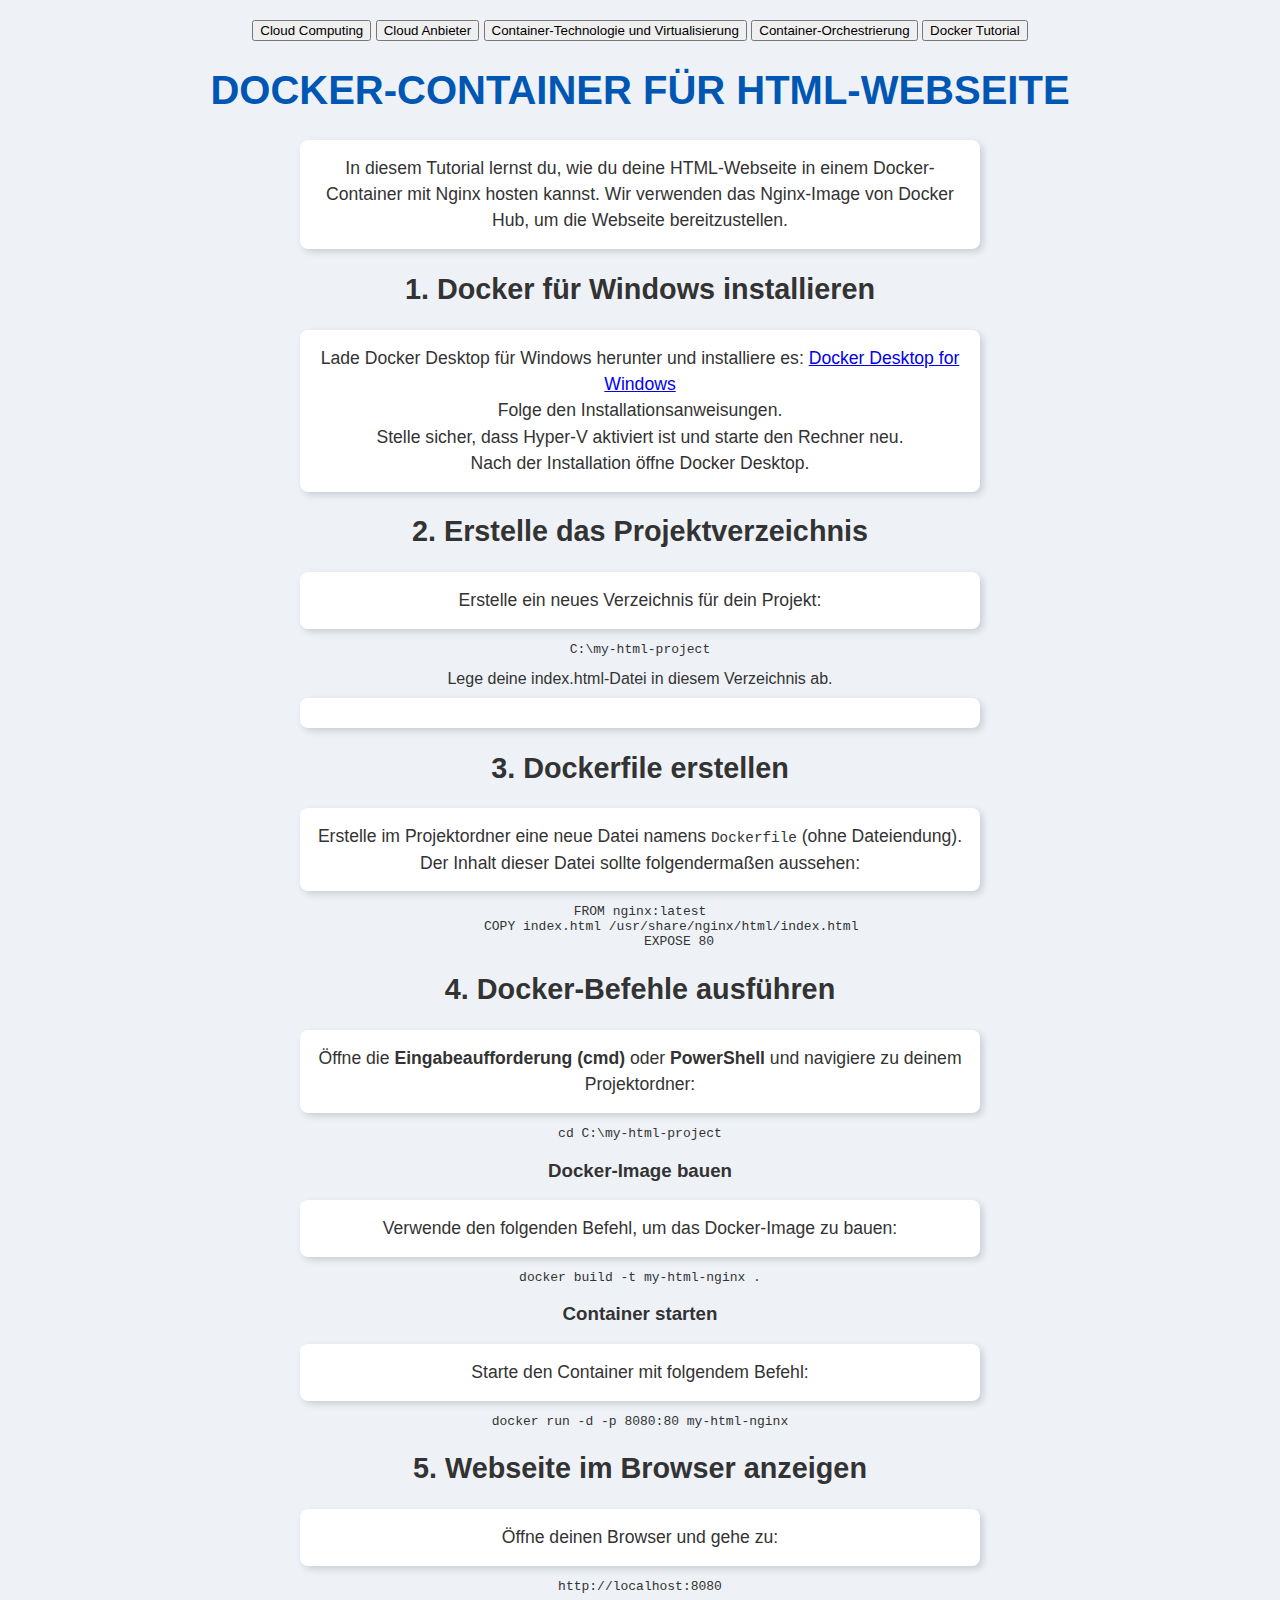
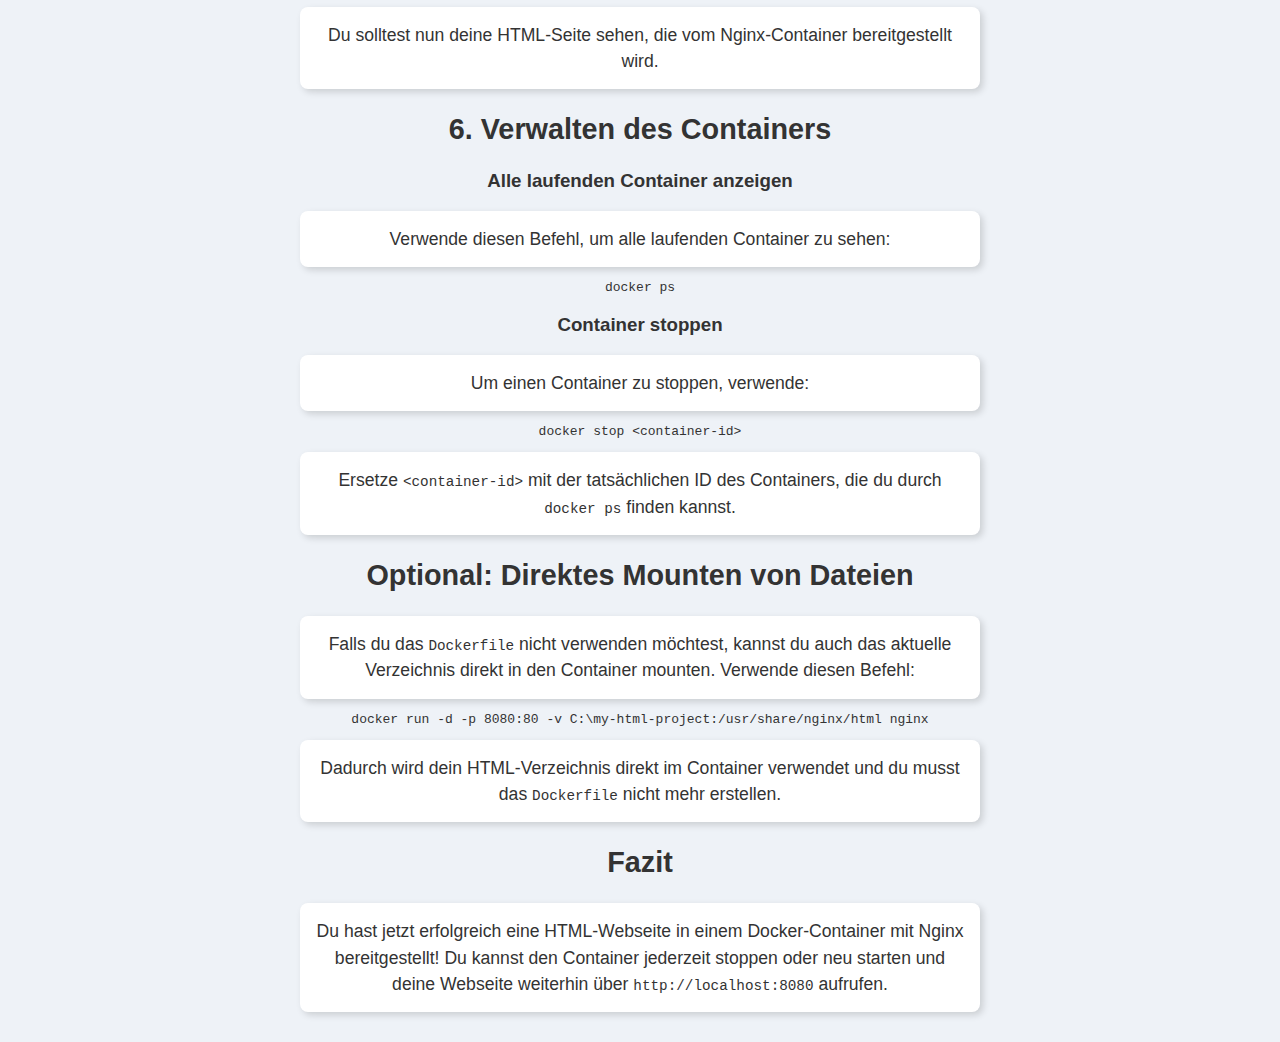
<file: Theorie-Notizen/docker_tutorial.html>
<!DOCTYPE html>
<html lang="de">
  <head>
    <meta charset="UTF-8" />
    <meta name="viewport" content="width=device-width, initial-scale=1.0" />
    <title>Docker-Container für HTML-Webseite</title>
    <link rel="stylesheet" type="text/css" href="../styles.css" />
  </head>
  <header>
    <a href="index.html"><button>Cloud Computing</button></a>
    <a href="index copy.html"><button>Cloud Anbieter</button></a>
    <a href="index copy 2.html"
      ><button>Container-Technologie und Virtualisierung</button></a
    >
    <a href="index copy 3.html"><button>Container-Orchestrierung</button></a>
    <a href="docker_tutorial.html"><button>Docker Tutorial</button></a>
  </header>
  <body>
    <div class="container">
      <h1>Docker-Container für HTML-Webseite</h1>
      <p>
        In diesem Tutorial lernst du, wie du deine HTML-Webseite in einem Docker-Container mit Nginx hosten kannst. Wir verwenden das Nginx-Image von Docker Hub, um die Webseite bereitzustellen.
      </p>

      <h2>1. Docker für Windows installieren</h2>
      <p>
        Lade Docker Desktop für Windows herunter und installiere es: <a href="https://www.docker.com/products/docker-desktop" target="_blank">Docker Desktop for Windows</a><br />
        Folge den Installationsanweisungen.<br />
        Stelle sicher, dass Hyper-V aktiviert ist und starte den Rechner neu.<br />
        Nach der Installation öffne Docker Desktop.
      </p>

      <h2>2. Erstelle das Projektverzeichnis</h2>
      <p>
        Erstelle ein neues Verzeichnis für dein Projekt:
        <pre><code>C:\my-html-project</code></pre>
      
        Lege deine index.html-Datei in diesem Verzeichnis ab.
      </p>

      <h2>3. Dockerfile erstellen</h2>
      <p>
        Erstelle im Projektordner eine neue Datei namens <code>Dockerfile</code> (ohne Dateiendung). Der Inhalt dieser Datei sollte folgendermaßen aussehen:
      </p>
      <pre><code>FROM nginx:latest
        COPY index.html /usr/share/nginx/html/index.html
          EXPOSE 80</code></pre>

      <h2>4. Docker-Befehle ausführen</h2>
      <p>
        Öffne die <strong>Eingabeaufforderung (cmd)</strong> oder <strong>PowerShell</strong> und navigiere zu deinem Projektordner:
      </p>
      <pre><code>cd C:\my-html-project</code></pre>

      <h3>Docker-Image bauen</h3>
      <p>Verwende den folgenden Befehl, um das Docker-Image zu bauen:</p>
      <pre><code>docker build -t my-html-nginx .</code></pre>

      <h3>Container starten</h3>
      <p>Starte den Container mit folgendem Befehl:</p>
      <pre><code>docker run -d -p 8080:80 my-html-nginx</code></pre>

      <h2>5. Webseite im Browser anzeigen</h2>
      <p>Öffne deinen Browser und gehe zu:</p>
      <pre><code>http://localhost:8080</code></pre>
      <p>
        Du solltest nun deine HTML-Seite sehen, die vom Nginx-Container bereitgestellt wird.
      </p>

      <h2>6. Verwalten des Containers</h2>
      <h3>Alle laufenden Container anzeigen</h3>
      <p>Verwende diesen Befehl, um alle laufenden Container zu sehen:</p>
      <pre><code>docker ps</code></pre>

      <h3>Container stoppen</h3>
      <p>Um einen Container zu stoppen, verwende:</p>
      <pre><code>docker stop &lt;container-id&gt;</code></pre>
      <p>
        Ersetze <code>&lt;container-id&gt;</code> mit der tatsächlichen ID des Containers, die du durch <code>docker ps</code> finden kannst.
      </p>

      <h2>Optional: Direktes Mounten von Dateien</h2>
      <p>
        Falls du das <code>Dockerfile</code> nicht verwenden möchtest, kannst du auch das aktuelle Verzeichnis direkt in den Container mounten. Verwende diesen Befehl:
      </p>
      <pre><code>docker run -d -p 8080:80 -v C:\my-html-project:/usr/share/nginx/html nginx</code></pre>
      <p>
        Dadurch wird dein HTML-Verzeichnis direkt im Container verwendet und du musst das <code>Dockerfile</code> nicht mehr erstellen.
      </p>

      <h2>Fazit</h2>
      <p>
        Du hast jetzt erfolgreich eine HTML-Webseite in einem Docker-Container mit Nginx bereitgestellt! Du kannst den Container jederzeit stoppen oder neu starten und deine Webseite weiterhin über <code>http://localhost:8080</code> aufrufen.
      </p>
    </div>
  </body>
</html>
</file>
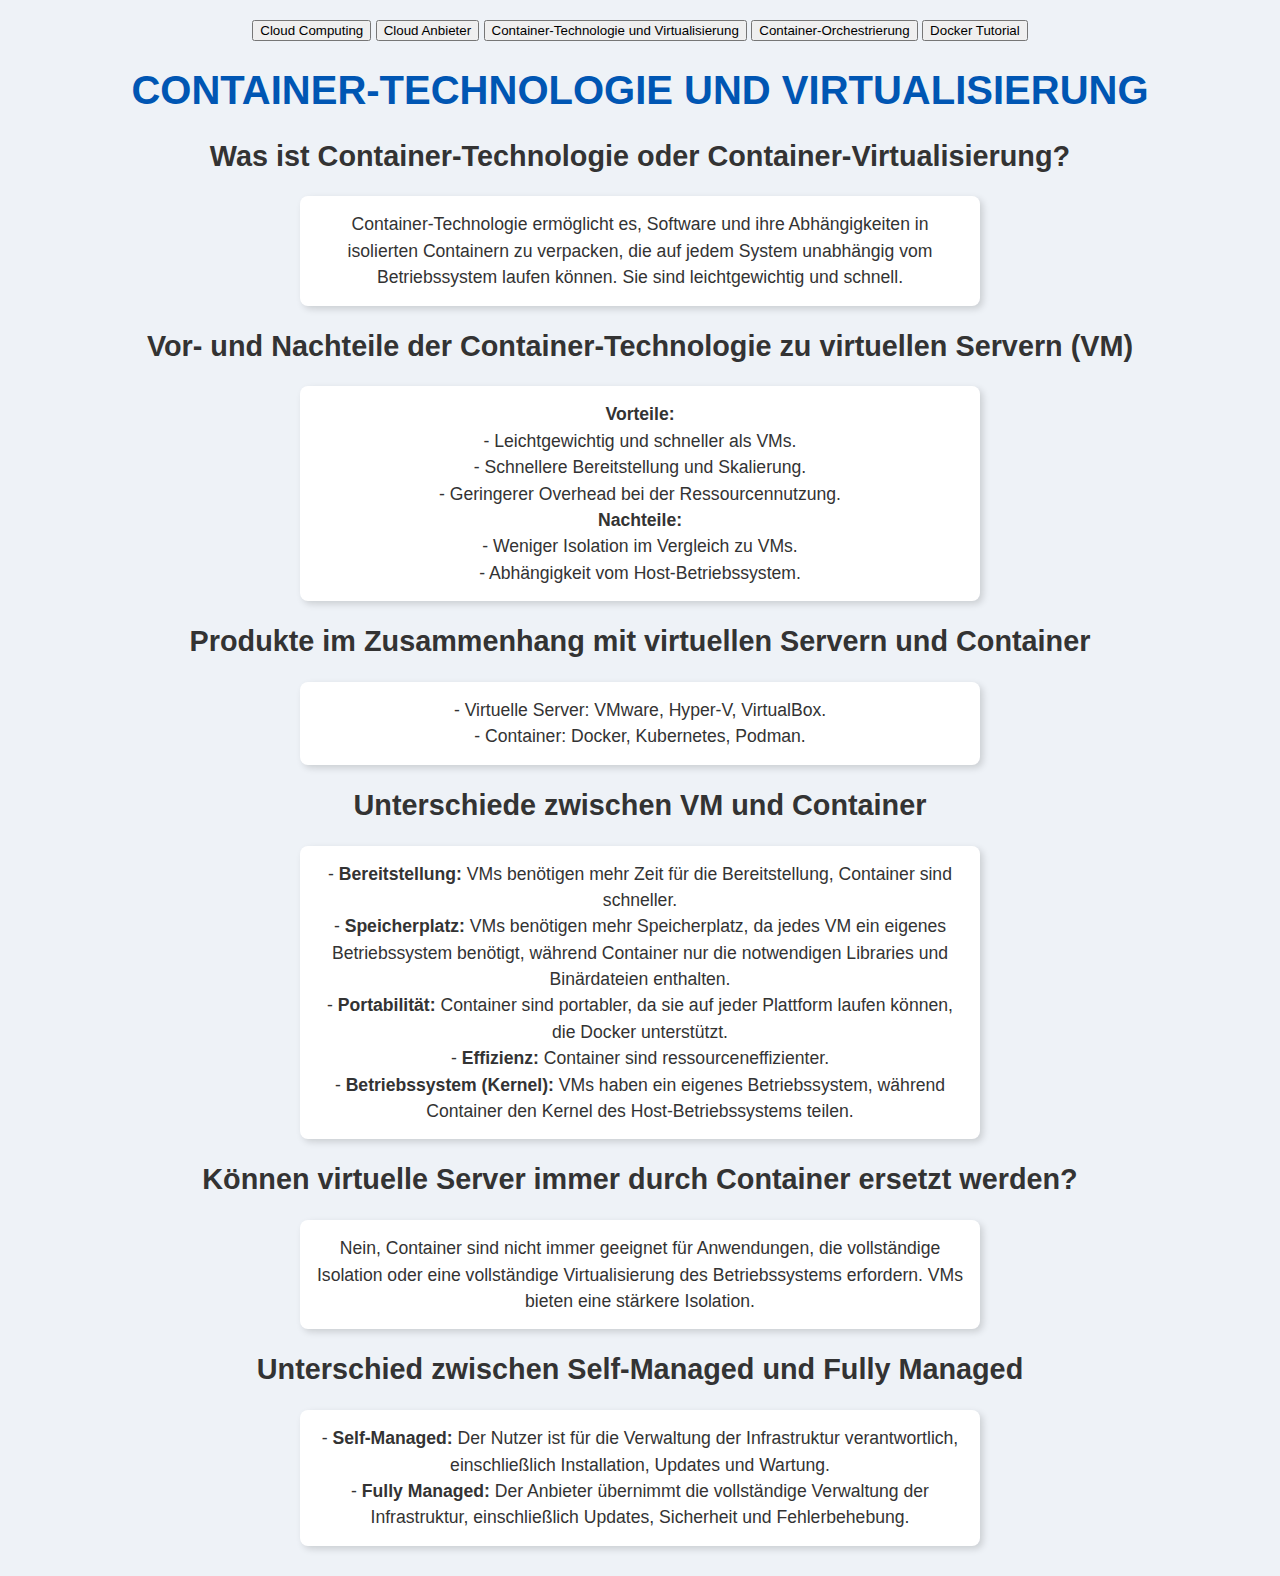
<file: Theorie-Notizen/index copy 2.html>
<!DOCTYPE html>
<html lang="de">
  <head>
    <meta charset="UTF-8" />
    <meta name="viewport" content="width=device-width, initial-scale=1.0" />
    <title>Container-Technologie und Virtualisierung</title>
    <style>
      body {
        font-family: Arial, sans-serif;
        background-color: #eef2f7;
        color: #333;
        margin: 0;
        padding: 20px;
        text-align: center;
      }
      h1 {
        color: #0056b3;
        font-size: 2.5em;
        text-transform: uppercase;
      }
      h2 {
        color: #333;
        font-size: 1.8em;
      }
      p {
        background: white;
        padding: 15px;
        margin: 10px auto;
        max-width: 650px;
        border-radius: 8px;
        box-shadow: 3px 3px 7px rgba(0, 0, 0, 0.15);
        font-size: 1.1em;
        line-height: 1.5;
      }
    </style>
  </head>
  <header>
    <a href="index.html"><button>Cloud Computing</button></a>
    <a href="index copy.html"><button>Cloud Anbieter</button></a>
    <a href="index copy 2.html"
      ><button>Container-Technologie und Virtualisierung</button></a
    >
    <a href="index copy 3.html"><button>Container-Orchestrierung</button></a>
    <a href="docker_tutorial.html"><button>Docker Tutorial</button></a>
  </header>
  <body>
    <h1>Container-Technologie und Virtualisierung</h1>
    <h2>Was ist Container-Technologie oder Container-Virtualisierung?</h2>
    <p>
      Container-Technologie ermöglicht es, Software und ihre Abhängigkeiten in
      isolierten Containern zu verpacken, die auf jedem System unabhängig vom
      Betriebssystem laufen können. Sie sind leichtgewichtig und schnell.
    </p>

    <h2>
      Vor- und Nachteile der Container-Technologie zu virtuellen Servern (VM)
    </h2>
    <p>
      <strong>Vorteile:</strong><br />
      - Leichtgewichtig und schneller als VMs.<br />
      - Schnellere Bereitstellung und Skalierung.<br />
      - Geringerer Overhead bei der Ressourcennutzung.<br />
      <strong>Nachteile:</strong><br />
      - Weniger Isolation im Vergleich zu VMs.<br />
      - Abhängigkeit vom Host-Betriebssystem.
    </p>

    <h2>Produkte im Zusammenhang mit virtuellen Servern und Container</h2>
    <p>
      - Virtuelle Server: VMware, Hyper-V, VirtualBox.<br />
      - Container: Docker, Kubernetes, Podman.
    </p>

    <h2>Unterschiede zwischen VM und Container</h2>
    <p>
      - <strong>Bereitstellung:</strong> VMs benötigen mehr Zeit für die
      Bereitstellung, Container sind schneller.<br />
      - <strong>Speicherplatz:</strong> VMs benötigen mehr Speicherplatz, da
      jedes VM ein eigenes Betriebssystem benötigt, während Container nur die
      notwendigen Libraries und Binärdateien enthalten.<br />
      - <strong>Portabilität:</strong> Container sind portabler, da sie auf
      jeder Plattform laufen können, die Docker unterstützt.<br />
      - <strong>Effizienz:</strong> Container sind ressourceneffizienter.<br />
      - <strong>Betriebssystem (Kernel):</strong> VMs haben ein eigenes
      Betriebssystem, während Container den Kernel des Host-Betriebssystems
      teilen.
    </p>

    <h2>Können virtuelle Server immer durch Container ersetzt werden?</h2>
    <p>
      Nein, Container sind nicht immer geeignet für Anwendungen, die
      vollständige Isolation oder eine vollständige Virtualisierung des
      Betriebssystems erfordern. VMs bieten eine stärkere Isolation.
    </p>

    <h2>Unterschied zwischen Self-Managed und Fully Managed</h2>
    <p>
      - <strong>Self-Managed:</strong> Der Nutzer ist für die Verwaltung der
      Infrastruktur verantwortlich, einschließlich Installation, Updates und
      Wartung.<br />
      - <strong>Fully Managed:</strong> Der Anbieter übernimmt die vollständige
      Verwaltung der Infrastruktur, einschließlich Updates, Sicherheit und
      Fehlerbehebung.
    </p>
  </body>
</html>
</file>
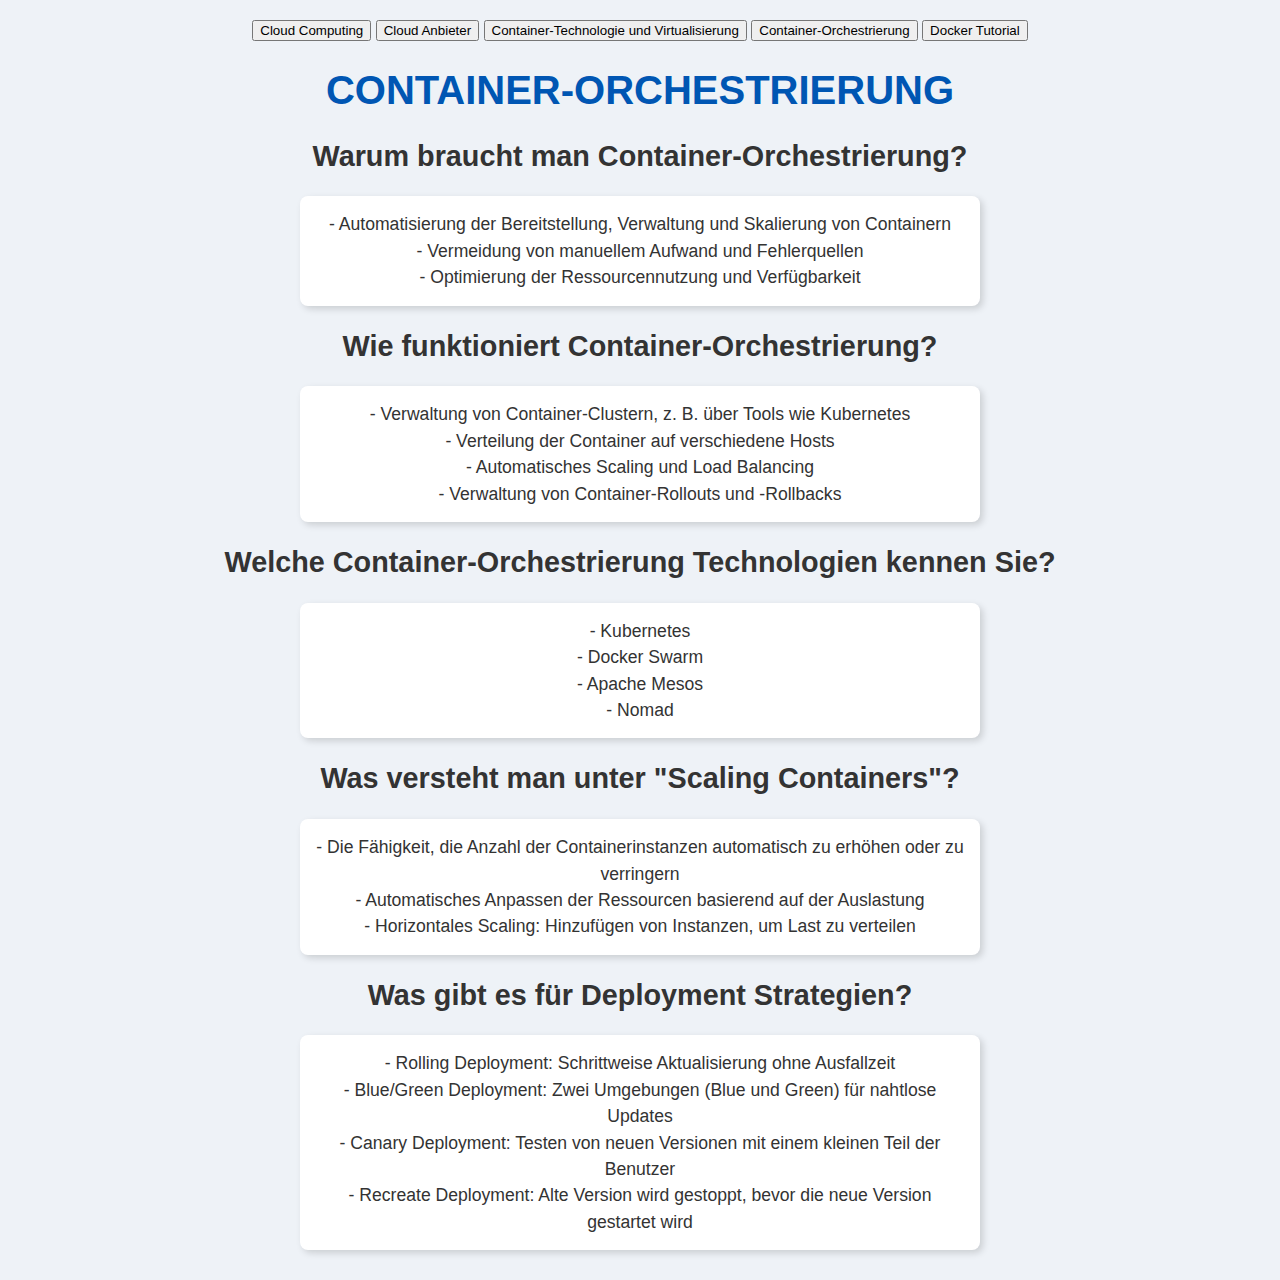
<file: Theorie-Notizen/index copy 3.html>
<!DOCTYPE html>
<html lang="de">
  <head>
    <meta charset="UTF-8" />
    <meta name="viewport" content="width=device-width, initial-scale=1.0" />
    <title>Container-Orchestrierung</title>
    <link rel="stylesheet" type="text/css" href="../styles.css" />
  </head>
  <header>
    <a href="index.html"><button>Cloud Computing</button></a>
    <a href="index copy.html"><button>Cloud Anbieter</button></a>
    <a href="index copy 2.html"
      ><button>Container-Technologie und Virtualisierung</button></a
    >
    <a href="index copy 3.html"><button>Container-Orchestrierung</button></a>
    <a href="docker_tutorial.html"><button>Docker Tutorial</button></a>
  </header>
  <body>
    <h1>Container-Orchestrierung</h1>

    <h2>Warum braucht man Container-Orchestrierung?</h2>
    <p>
      - Automatisierung der Bereitstellung, Verwaltung und Skalierung von
      Containern<br />
      - Vermeidung von manuellem Aufwand und Fehlerquellen<br />
      - Optimierung der Ressourcennutzung und Verfügbarkeit
    </p>

    <h2>Wie funktioniert Container-Orchestrierung?</h2>
    <p>
      - Verwaltung von Container-Clustern, z. B. über Tools wie Kubernetes<br />
      - Verteilung der Container auf verschiedene Hosts<br />
      - Automatisches Scaling und Load Balancing<br />
      - Verwaltung von Container-Rollouts und -Rollbacks
    </p>

    <h2>Welche Container-Orchestrierung Technologien kennen Sie?</h2>
    <p>
      - Kubernetes<br />
      - Docker Swarm<br />
      - Apache Mesos<br />
      - Nomad
    </p>

    <h2>Was versteht man unter "Scaling Containers"?</h2>
    <p>
      - Die Fähigkeit, die Anzahl der Containerinstanzen automatisch zu erhöhen
      oder zu verringern<br />
      - Automatisches Anpassen der Ressourcen basierend auf der Auslastung<br />
      - Horizontales Scaling: Hinzufügen von Instanzen, um Last zu verteilen
    </p>

    <h2>Was gibt es für Deployment Strategien?</h2>
    <p>
      - Rolling Deployment: Schrittweise Aktualisierung ohne Ausfallzeit<br />
      - Blue/Green Deployment: Zwei Umgebungen (Blue und Green) für nahtlose
      Updates<br />
      - Canary Deployment: Testen von neuen Versionen mit einem kleinen Teil der
      Benutzer<br />
      - Recreate Deployment: Alte Version wird gestoppt, bevor die neue Version
      gestartet wird
    </p>
  </body>
</html>
</file>
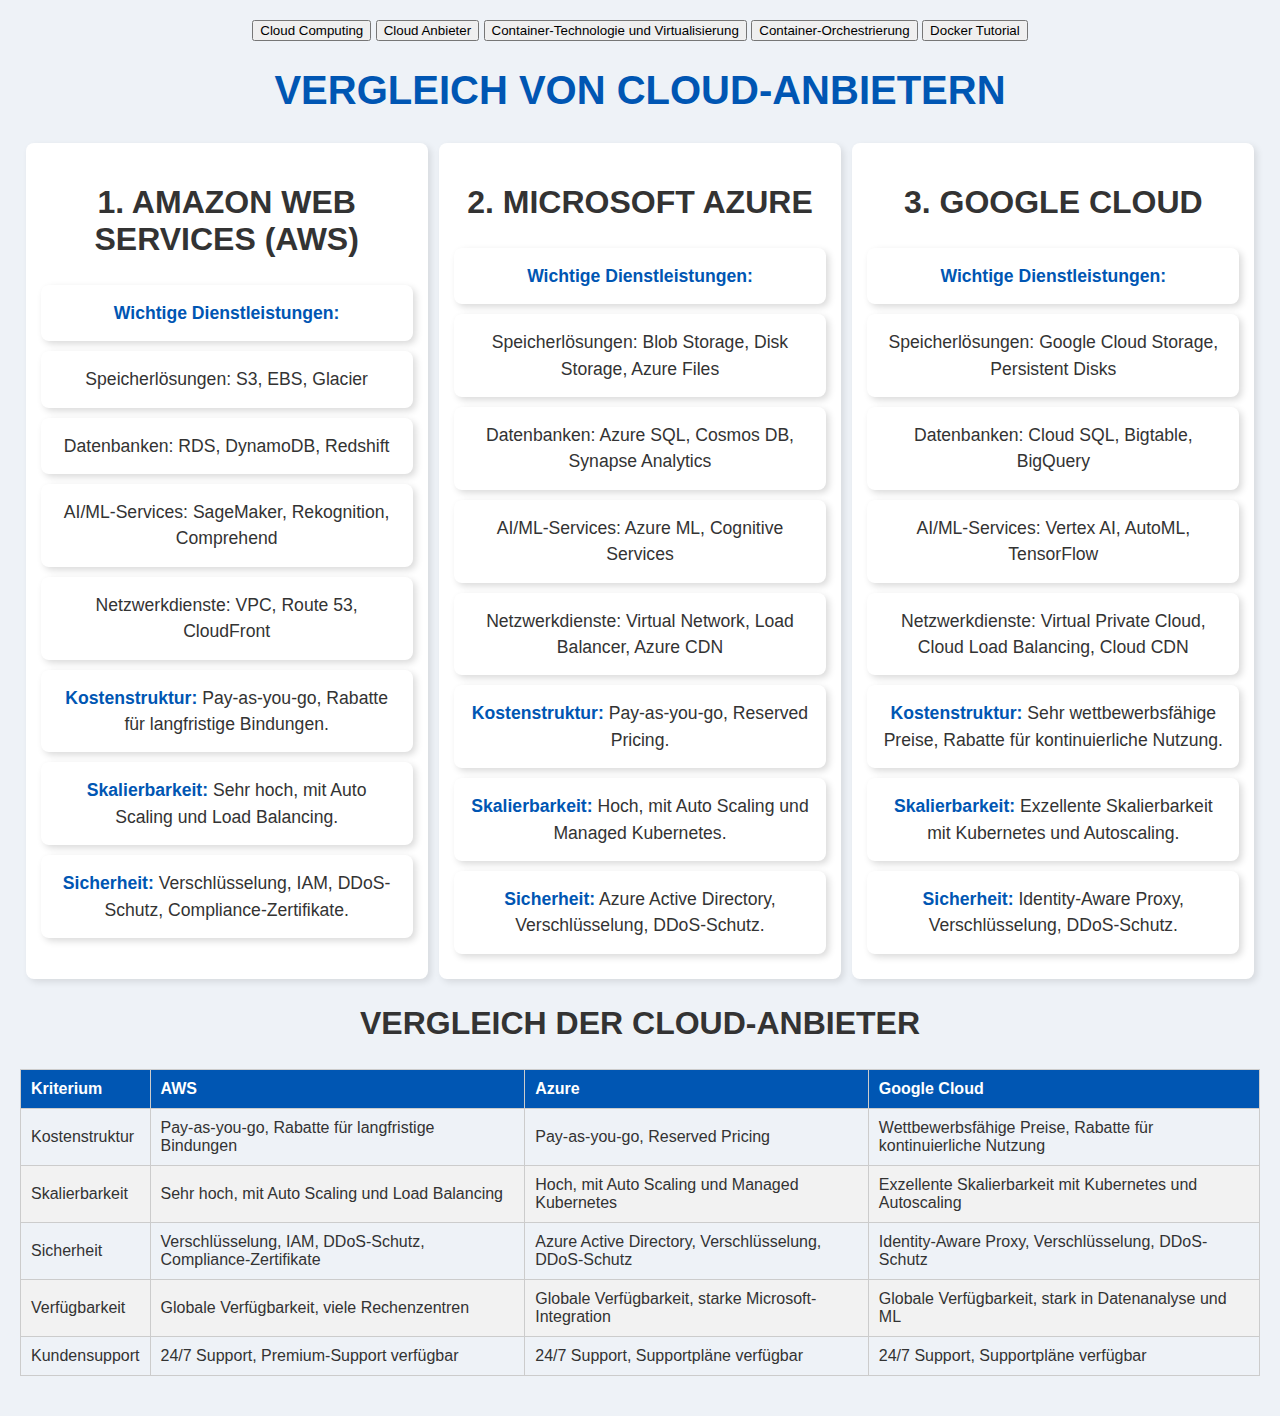
<file: Theorie-Notizen/index copy.html>
<!DOCTYPE html>
<html lang="en">
  <head>
    <meta charset="UTF-8" />
    <meta name="viewport" content="width=device-width, initial-scale=1.0" />
    <title>Vergleich Cloud-Anbieter</title>
    <style>
      body {
        font-family: Arial, sans-serif;
        background-color: #eef2f7;
        color: #333;
        margin: 0;
        padding: 20px;
        text-align: center;
      }
      h1 {
        color: #0056b3;
        font-size: 2.5em;
        text-transform: uppercase;
      }
      h2 {
        color: #333;
        font-size: 2em;
        text-transform: uppercase;
      }
      p {
        background: white;
        padding: 15px;
        margin: 10px auto;
        max-width: 650px;
        border-radius: 8px;
        box-shadow: 3px 3px 7px rgba(0, 0, 0, 0.15);
        font-size: 1.1em;
        line-height: 1.5;
      }
      strong {
        color: #0056b3;
      }
      .comparison-container {
        display: flex;
        justify-content: space-around;
        margin-top: 30px;
      }
      .comparison-box {
        background-color: white;
        width: 30%;
        padding: 15px;
        border-radius: 8px;
        box-shadow: 3px 3px 7px rgba(0, 0, 0, 0.1);
      }
      table {
        width: 100%;
        margin: 20px auto;
        border-collapse: collapse;
      }
      th,
      td {
        border: 1px solid #ccc;
        padding: 10px;
        text-align: left;
      }
      th {
        background-color: #0056b3;
        color: white;
      }
      tr:nth-child(even) {
        background-color: #f2f2f2;
      }
    </style>
  </head>
  <header>
    <a href="index.html"><button>Cloud Computing</button></a>
    <a href="index copy.html"><button>Cloud Anbieter</button></a>
    <a href="index copy 2.html"
      ><button>Container-Technologie und Virtualisierung</button></a
    >
    <a href="index copy 3.html"><button>Container-Orchestrierung</button></a>
    <a href="docker_tutorial.html"><button>Docker Tutorial</button></a>
  </header>
  <body>
    <h1>Vergleich von Cloud-Anbietern</h1>

    <div class="comparison-container">
      <div class="comparison-box">
        <h2>1. Amazon Web Services (AWS)</h2>
        <p><strong>Wichtige Dienstleistungen:</strong></p>
        <p>Speicherlösungen: S3, EBS, Glacier</p>
        <p>Datenbanken: RDS, DynamoDB, Redshift</p>
        <p>AI/ML-Services: SageMaker, Rekognition, Comprehend</p>
        <p>Netzwerkdienste: VPC, Route 53, CloudFront</p>
        <p>
          <strong>Kostenstruktur:</strong> Pay-as-you-go, Rabatte für
          langfristige Bindungen.
        </p>
        <p>
          <strong>Skalierbarkeit:</strong> Sehr hoch, mit Auto Scaling und Load
          Balancing.
        </p>
        <p>
          <strong>Sicherheit:</strong> Verschlüsselung, IAM, DDoS-Schutz,
          Compliance-Zertifikate.
        </p>
      </div>
      <div class="comparison-box">
        <h2>2. Microsoft Azure</h2>
        <p><strong>Wichtige Dienstleistungen:</strong></p>
        <p>Speicherlösungen: Blob Storage, Disk Storage, Azure Files</p>
        <p>Datenbanken: Azure SQL, Cosmos DB, Synapse Analytics</p>
        <p>AI/ML-Services: Azure ML, Cognitive Services</p>
        <p>Netzwerkdienste: Virtual Network, Load Balancer, Azure CDN</p>
        <p><strong>Kostenstruktur:</strong> Pay-as-you-go, Reserved Pricing.</p>
        <p>
          <strong>Skalierbarkeit:</strong> Hoch, mit Auto Scaling und Managed
          Kubernetes.
        </p>
        <p>
          <strong>Sicherheit:</strong> Azure Active Directory, Verschlüsselung,
          DDoS-Schutz.
        </p>
      </div>
      <div class="comparison-box">
        <h2>3. Google Cloud</h2>
        <p><strong>Wichtige Dienstleistungen:</strong></p>
        <p>Speicherlösungen: Google Cloud Storage, Persistent Disks</p>
        <p>Datenbanken: Cloud SQL, Bigtable, BigQuery</p>
        <p>AI/ML-Services: Vertex AI, AutoML, TensorFlow</p>
        <p>
          Netzwerkdienste: Virtual Private Cloud, Cloud Load Balancing, Cloud
          CDN
        </p>
        <p>
          <strong>Kostenstruktur:</strong> Sehr wettbewerbsfähige Preise,
          Rabatte für kontinuierliche Nutzung.
        </p>
        <p>
          <strong>Skalierbarkeit:</strong> Exzellente Skalierbarkeit mit
          Kubernetes und Autoscaling.
        </p>
        <p>
          <strong>Sicherheit:</strong> Identity-Aware Proxy, Verschlüsselung,
          DDoS-Schutz.
        </p>
      </div>
    </div>

    <h2>Vergleich der Cloud-Anbieter</h2>
    <table>
      <thead>
        <tr>
          <th>Kriterium</th>
          <th>AWS</th>
          <th>Azure</th>
          <th>Google Cloud</th>
        </tr>
      </thead>
      <tbody>
        <tr>
          <td>Kostenstruktur</td>
          <td>Pay-as-you-go, Rabatte für langfristige Bindungen</td>
          <td>Pay-as-you-go, Reserved Pricing</td>
          <td>Wettbewerbsfähige Preise, Rabatte für kontinuierliche Nutzung</td>
        </tr>
        <tr>
          <td>Skalierbarkeit</td>
          <td>Sehr hoch, mit Auto Scaling und Load Balancing</td>
          <td>Hoch, mit Auto Scaling und Managed Kubernetes</td>
          <td>Exzellente Skalierbarkeit mit Kubernetes und Autoscaling</td>
        </tr>
        <tr>
          <td>Sicherheit</td>
          <td>Verschlüsselung, IAM, DDoS-Schutz, Compliance-Zertifikate</td>
          <td>Azure Active Directory, Verschlüsselung, DDoS-Schutz</td>
          <td>Identity-Aware Proxy, Verschlüsselung, DDoS-Schutz</td>
        </tr>
        <tr>
          <td>Verfügbarkeit</td>
          <td>Globale Verfügbarkeit, viele Rechenzentren</td>
          <td>Globale Verfügbarkeit, starke Microsoft-Integration</td>
          <td>Globale Verfügbarkeit, stark in Datenanalyse und ML</td>
        </tr>
        <tr>
          <td>Kundensupport</td>
          <td>24/7 Support, Premium-Support verfügbar</td>
          <td>24/7 Support, Supportpläne verfügbar</td>
          <td>24/7 Support, Supportpläne verfügbar</td>
        </tr>
      </tbody>
    </table>
  </body>
</html>
</file>
<file: styles.css>
body {
  font-family: Arial, sans-serif;
  background-color: #eef2f7;
  color: #333;
  margin: 0;
  padding: 20px;
  text-align: center;
}
h1 {
  color: #0056b3;
  font-size: 2.5em;
  text-transform: uppercase;
}
h2 {
  color: #333;
  font-size: 1.8em;
}
p {
  background: white;
  padding: 15px;
  margin: 10px auto;
  max-width: 650px;
  border-radius: 8px;
  box-shadow: 3px 3px 7px rgba(0, 0, 0, 0.15);
  font-size: 1.1em;
  line-height: 1.5;
}
</file>
